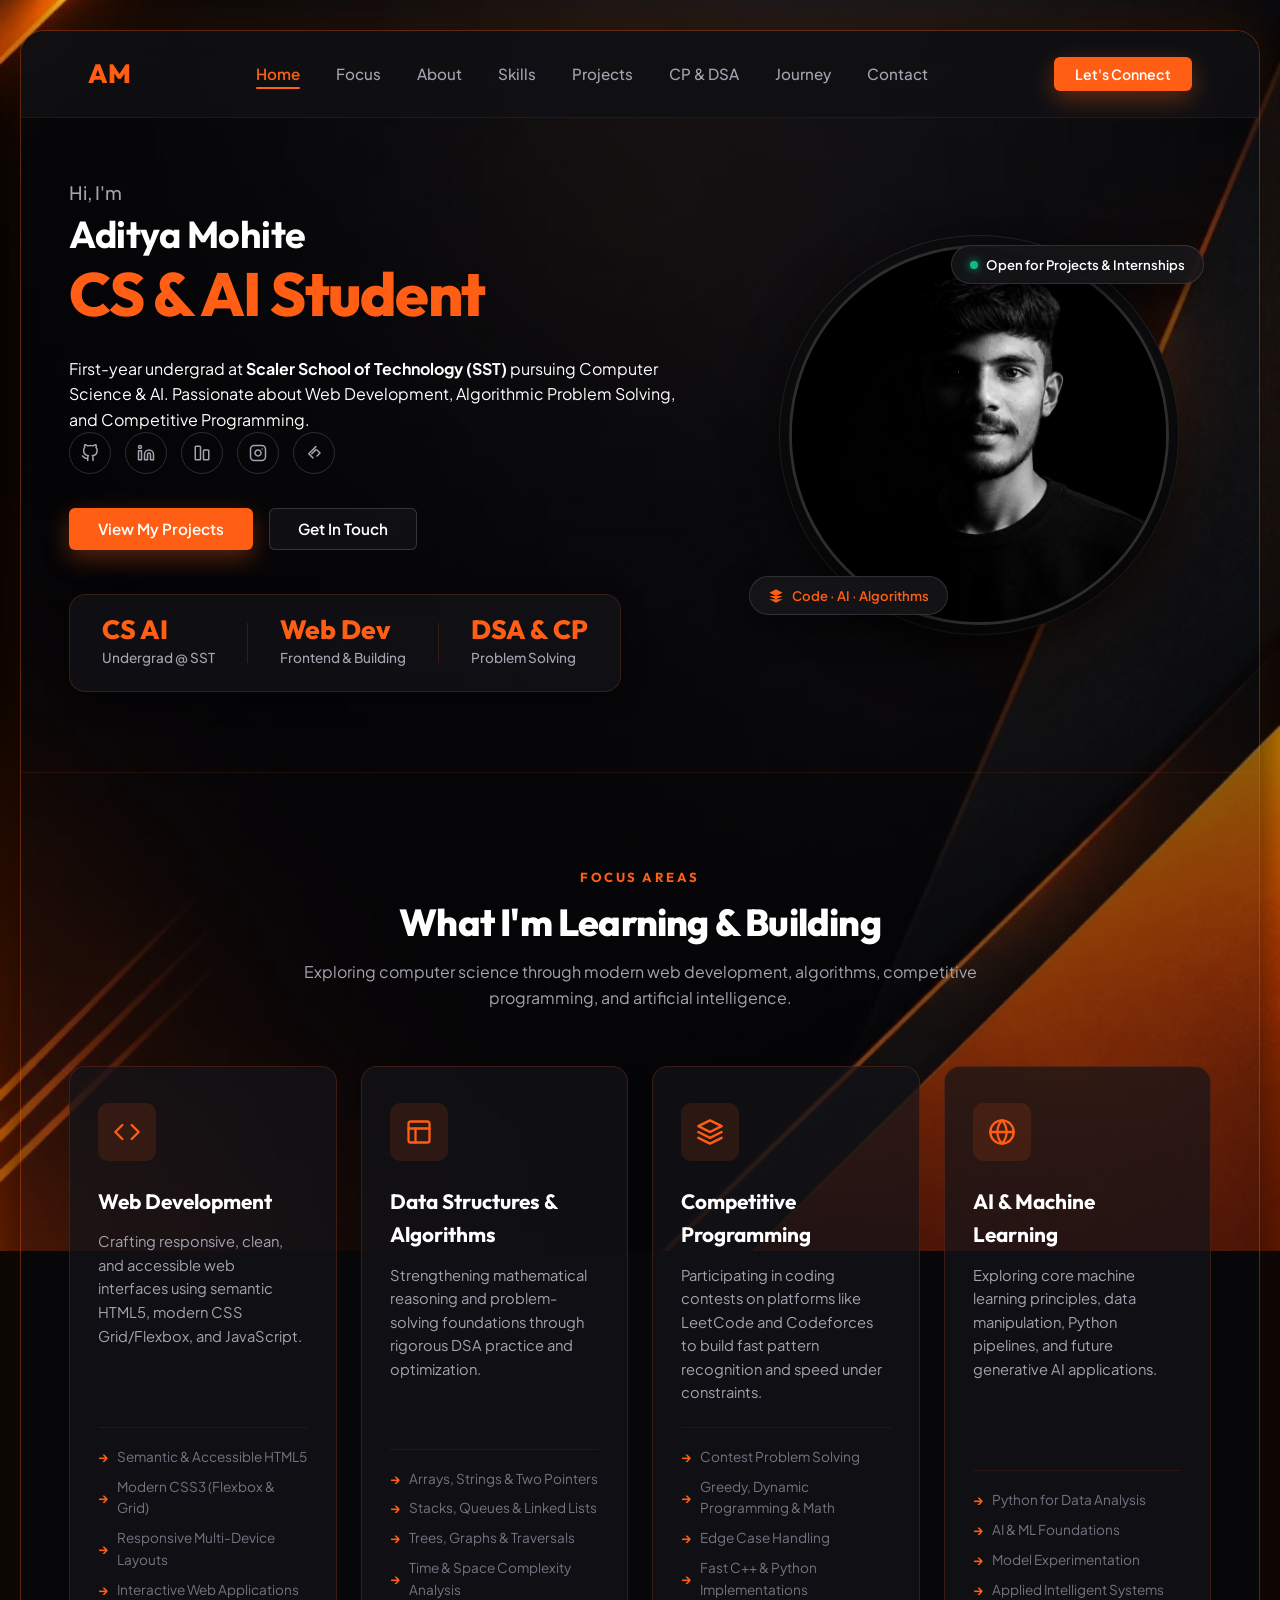
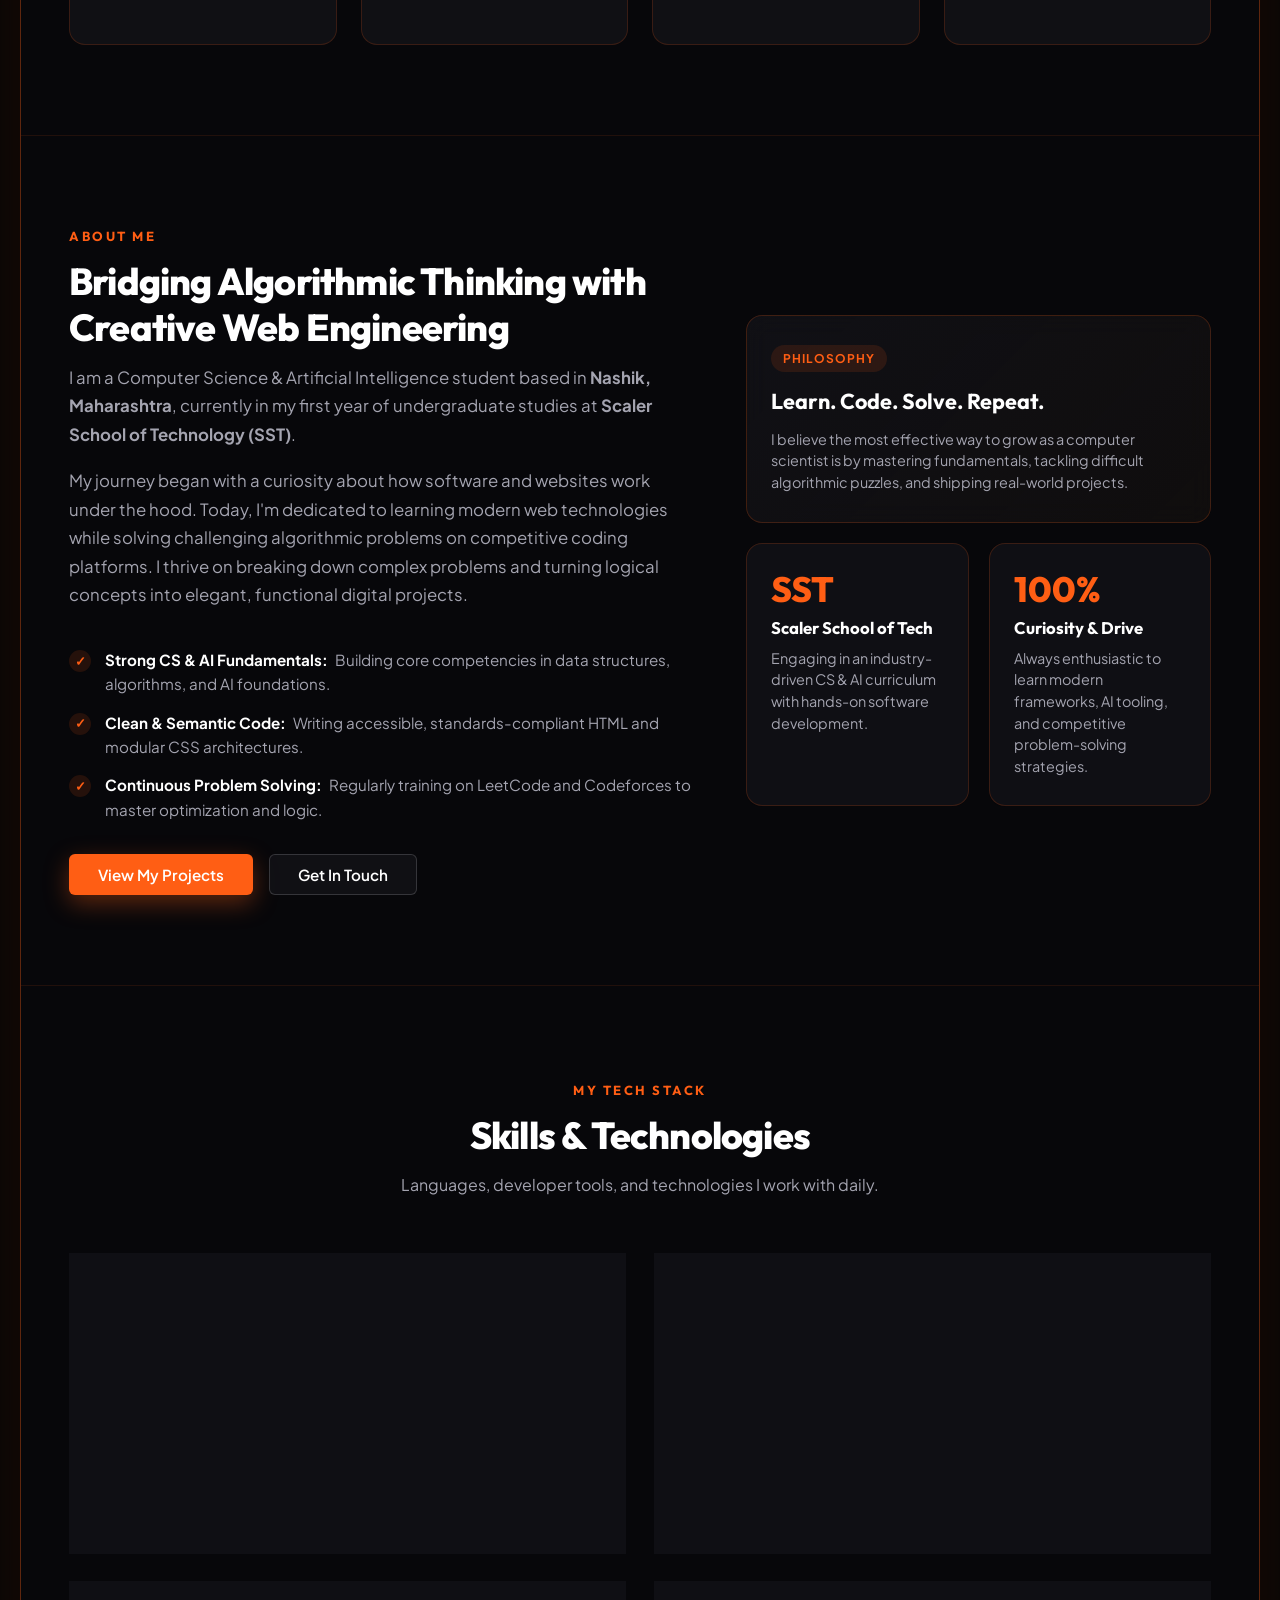
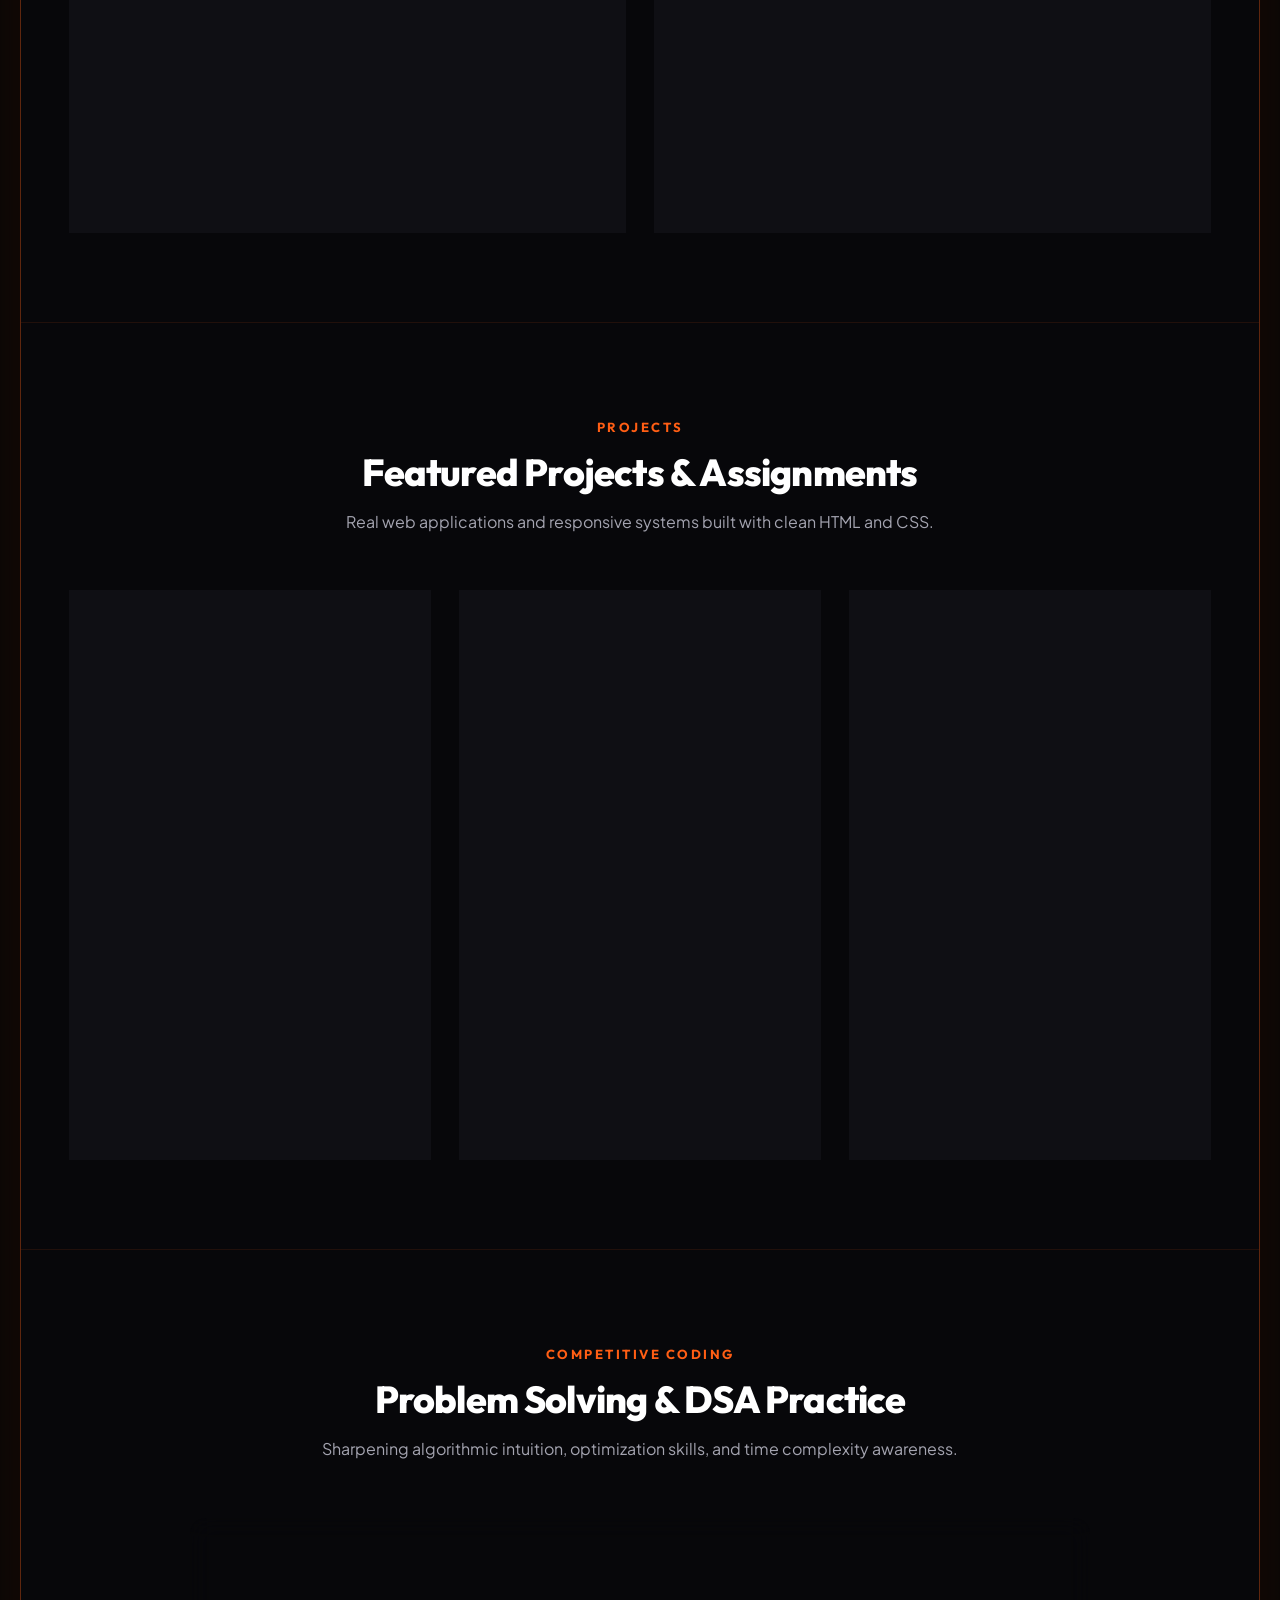
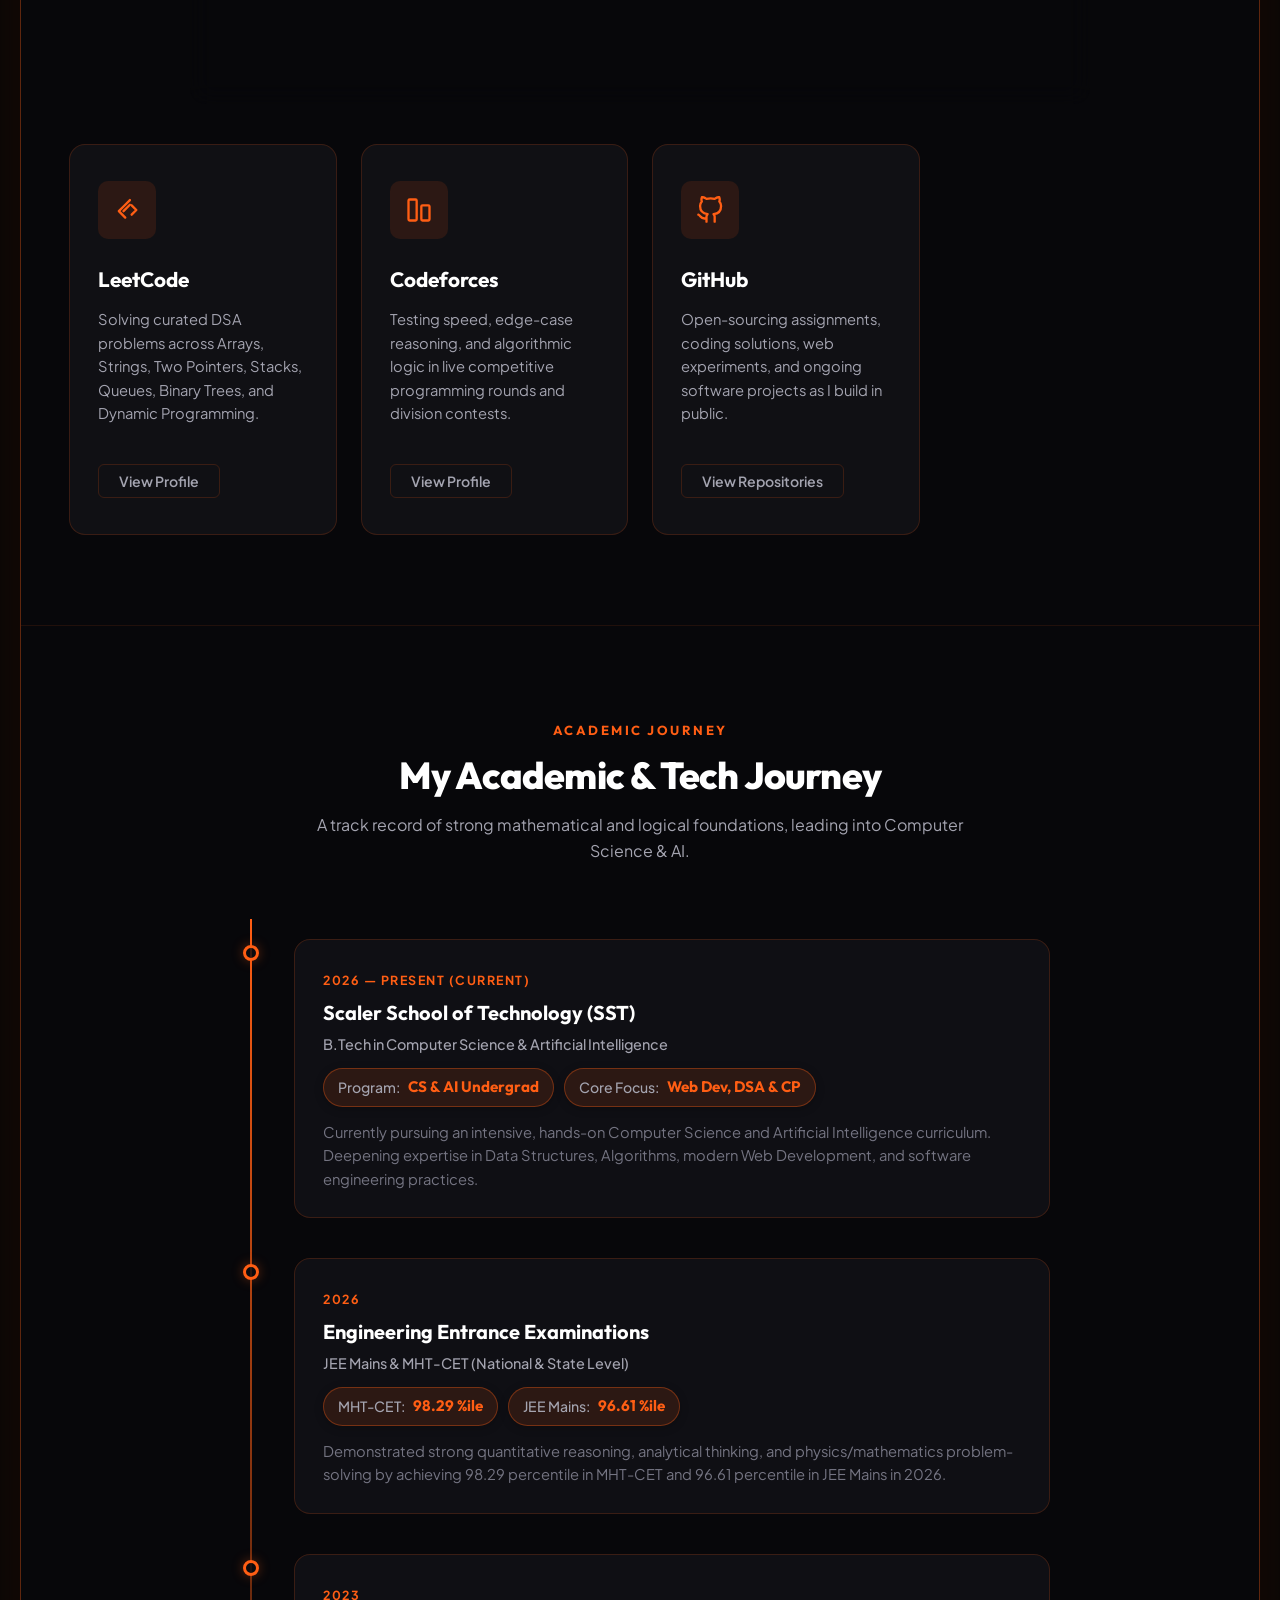
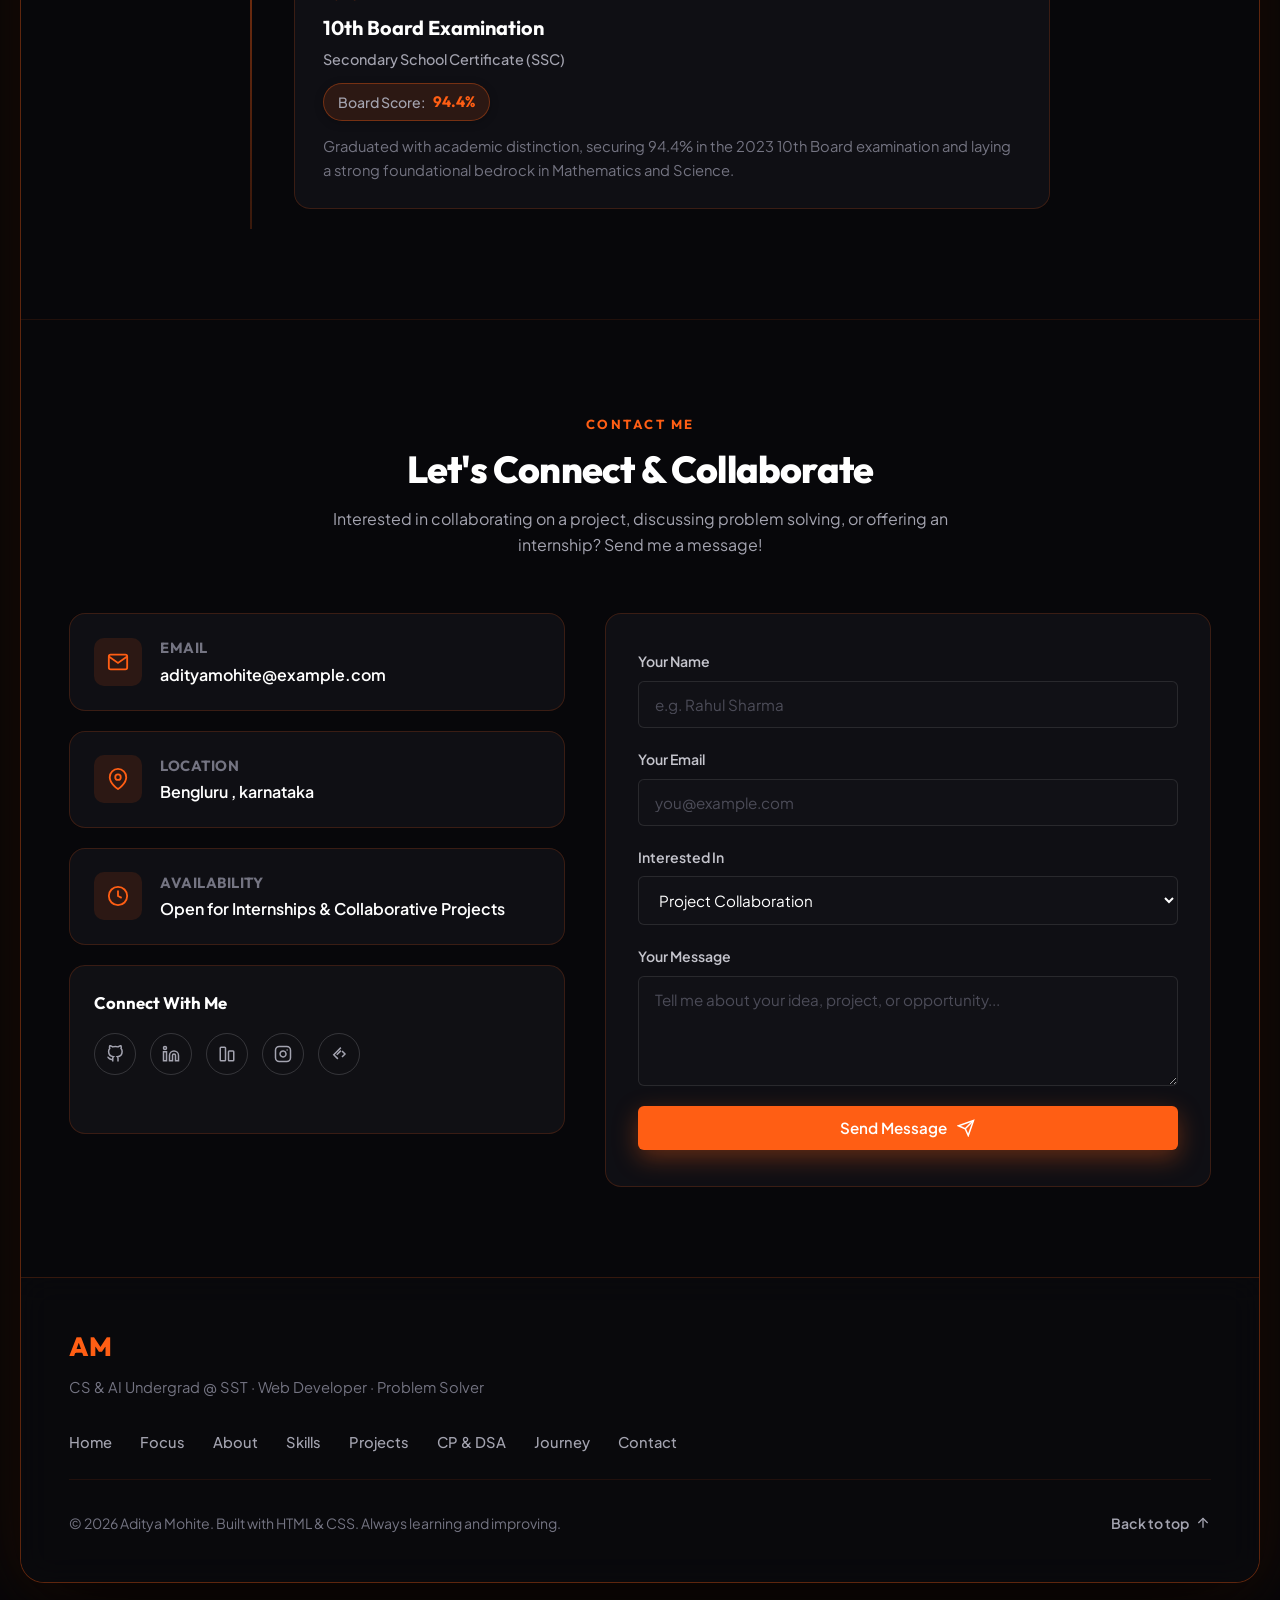
<file: index.html>
<!DOCTYPE html>
<html lang="en">
<head>
    <meta charset="UTF-8">
    <meta name="viewport" content="width=device-width, initial-scale=1.0">
    <meta name="description" content="Portfolio of Aditya Mohite - Computer Science & AI student at Scaler School of Technology, exploring Web Development, DSA, and Competitive Programming.">
    <meta name="author" content="Aditya Mohite">
    <title>Aditya Mohite | CS &amp; AI Student &amp; Developer</title>

    <link rel="preconnect" href="https://fonts.googleapis.com">
    <link rel="preconnect" href="https://fonts.gstatic.com" crossorigin>
    <link href="https://fonts.googleapis.com/css2?family=Outfit:wght@400;500;600;700;800;900&family=Plus+Jakarta+Sans:wght@300;400;500;600;700&display=swap" rel="stylesheet">

    <link rel="stylesheet" href="style.css?v=2">
</head>
<body>

    <div class="ambient-bg" aria-hidden="true">
        <div class="geo-facet facet-"></div>
        <div class="geo-facet facet-2"></div>
        <div class="geo-facet facet-3"></div>
        <div class="ambient-glow"></div>
    </div>

    <div class="site-wrapper">

        <header class="site-header">
            <div class="nav-container">
                <a href="#home" class="logo" aria-label="Home">
                    <span class="logo-text">AM</span>
                </a>

                <input type="checkbox" id="nav-toggle" class="nav-toggle" aria-label="Toggle navigation menu">
                <label for="nav-toggle" class="nav-toggle-label" aria-hidden="true">
                    <span></span>
                    
                    <span></span>
                    
                    <span></span>
                </label>

                <nav class="nav-menu" aria-label="Main Navigation">
                    
                    <ul class="nav-list">
                        <li><a href="#home" class="nav-link active">Home</a></li>
                        <li><a href="#services" class="nav-link">Focus</a></li>
                        <li><a href="#about" class="nav-link">About</a></li>
                        <li><a href="#skills" class="nav-link">Skills</a></li>
                        <li><a href="#portfolio" class="nav-link">Projects</a></li>
                        <li><a href="#problem-solving" class="nav-link">CP &amp; DSA</a></li>
                        <li><a href="#education" class="nav-link">Journey</a></li>
                        <li><a href="#contact" class="nav-link">Contact</a></li>
                    </ul>
                    
                </nav>

                <div class="nav-cta">
                    <a href="#contact" class="btn btn-primary btn-sm">Let's Connect</a>
                </div>
            </div>
        </header>

        <main>

            <!-- HERO SECTION -->
            <section id="home" class="hero-section">
                <div class="hero-grid">

                    <div class="hero-info">
                        <span class="hero-subtext">Hi, I'm</span>
                        <h1 class="hero-name">Aditya Mohite</h1>
                        <h2 class="hero-title">CS &amp; AI Student </h2>
                        <p class="hero-description">
                            First-year undergrad at <strong>Scaler School of Technology (SST)</strong> pursuing Computer Science &amp; AI. Passionate about Web Development, Algorithmic Problem Solving, and Competitive Programming.
                        </p>

                        <div class="social-links" aria-label="Social Media Profiles">
                            <a href="https://github.com/adimohite7743-rgb/adimohite7732-rgb" target="_blank" rel="noopener noreferrer" class="social-icon" aria-label="GitHub">
                                <svg viewBox="0 0 24 24" width="18" height="18" fill="none" stroke="currentColor" stroke-width="2" stroke-linecap="round" stroke-linejoin="round">
                                    <path d="M9 19c-5 1.5-5-2.5-7-3m14 6v-3.87a3.37 3.37 0 0 0-.94-2.61c3.14-.35 6.44-1.54 6.44-7A5.44 5.44 0 0 0 20 4.77 5.07 5.07 0 0 0 19.91 1S18.73.65 16 2.48a13.38 13.38 0 0 0-7 0C6.27.65 5.09 1 5.09 1A5.07 5.07 0 0 0 5 4.77a5.44 5.44 0 0 0-1.5 3.78c0 5.42 3.3 6.61 6.44 7A3.37 3.37 0 0 0 9 18.13V22"></path>
                                </svg>
                            </a>
                            <a href="https://www.linkedin.com/in/aditya-mohite-048a75405" target="_blank" rel="noopener noreferrer" class="social-icon" aria-label="LinkedIn">
                                <svg viewBox="0 0 24 24" width="18" height="18" fill="none" stroke="currentColor" stroke-width="2" stroke-linecap="round" stroke-linejoin="round">
                                    <path d="M16 8a6 6 0 0 1 6 6v7h-4v-7a2 2 0 0 0-2-2 2 2 0 0 0-2 2v7h-4v-7a6 6 0 0 1 6-6z"></path>
                                    <rect x="2" y="9" width="4" height="12"></rect>
                                    <circle cx="4" cy="4" r="2"></circle>
                                </svg>
                            </a>
                            <a href="https://codeforces.com/profile/aditya_mohite_1" target="_blank" rel="noopener noreferrer" class="social-icon" aria-label="Codeforces">
                                <svg viewBox="0 0 24 24" width="18" height="18" fill="none" stroke="currentColor" stroke-width="2" stroke-linecap="round" stroke-linejoin="round">
                                    <rect x="3" y="3" width="7" height="18" rx="1"></rect>
                                    <rect x="14" y="8" width="7" height="13" rx="1"></rect>
                                </svg>
                            </a>
                            <a href="https://www.instagram.com/itzz_unique_adiii/" target="_blank" rel="noopener noreferrer" class="social-icon" aria-label="Instagram">
                                <svg viewBox="0 0 24 24" width="18" height="18" fill="none" stroke="currentColor" stroke-width="2" stroke-linecap="round" stroke-linejoin="round">
                                    <rect x="2" y="2" width="20" height="20" rx="5" ry="5"></rect>
                                    <path d="M16 11.37A4 4 0 1 1 12.63 8 4 4 0 0 1 16 11.37z"></path>
                                    <line x1="17.5" y1="6.5" x2="17.51" y2="6.5"></line>
                                </svg>
                            </a>
                            <a href="https://leetcode.com" target="_blank" rel="noopener noreferrer" class="social-icon" aria-label="LeetCode">
                                <svg viewBox="0 0 24 24" width="18" height="18" fill="none" stroke="currentColor" stroke-width="2" stroke-linecap="round" stroke-linejoin="round">
                                    <path d="M14.5 3.5L9 9l-4 4 5.5 5.5"></path>
                                    <path d="M9 13l5.5-5.5"></path>
                                    <path d="M16 16l4-4-4-4"></path>
                                </svg>
                            </a>
                        </div>

                        <div class="hero-actions">
                            <a href="#portfolio" class="btn btn-primary">View My Projects</a>
                            <a href="#contact" class="btn btn-secondary">Get In Touch</a>
                        </div>

                        <div class="stats-card">
                            <div class="stat-item">
                                <span class="stat-number">CS AI</span>
                                <span class="stat-label">Undergrad @ SST</span>
                            </div>
                            <div class="stat-divider"></div>
                            <div class="stat-item">
                                <span class="stat-number">Web Dev</span>
                                <span class="stat-label">Frontend &amp; Building</span>
                            </div>
                            <div class="stat-divider"></div>
                            <div class="stat-item">
                                <span class="stat-number">DSA &amp; CP</span>
                                <span class="stat-label">Problem Solving</span>
                            </div>
                        </div>

                    </div>

                    <div class="hero-visual">
                        <div class="portrait-container">
                            <div class="circle-backdrop"></div>
                            <div class="portrait-glow"></div>
                            <div class="portrait-frame">
                                <img src="images/profile.png" alt="Aditya Mohite" class="portrait-img">
                            </div>

                            <div class="floating-badge badge-top">
                                <span class="badge-dot"></span>
                                <span>Open for Projects &amp; Internships</span>
                            </div>
                            <div class="floating-badge badge-bottom">
                                <svg viewBox="0 0 24 24" width="16" height="16" fill="currentColor">
                                    <path d="M12 2L2 7l10 5 10-5-10-5zM2 17l10 5 10-5M2 12l10 5 10-5"></path>
                                </svg>
                                <span>Code &middot; AI &middot; Algorithms</span>
                            </div>
                        </div>
                    </div>

                </div>
            </section>

            <!-- FOCUS AREAS -->
            <section id="services" class="section services-section">
                <div class="section-header">
                    <span class="section-tag">FOCUS AREAS</span>
                    <h2 class="section-title">What I'm Learning &amp; Building</h2>
                    <p class="section-subtitle">Exploring computer science through modern web development, algorithms, competitive programming, and artificial intelligence.</p>
                </div>

                <div class="services-grid">

                    <article class="service-card">
                        <div class="service-icon-box">
                            <svg viewBox="0 0 24 24" width="28" height="28" fill="none" stroke="currentColor" stroke-width="2" stroke-linecap="round" stroke-linejoin="round">
                                <polyline points="16 18 22 12 16 6"></polyline>
                                <polyline points="8 6 2 12 8 18"></polyline>
                            </svg>
                        </div>
                        <h3 class="service-name">Web Development</h3>
                        <p class="service-desc">Crafting responsive, clean, and accessible web interfaces using semantic HTML5, modern CSS Grid/Flexbox, and JavaScript.</p>
                        <ul class="service-features">
                            <li>Semantic &amp; Accessible HTML5</li>
                            <li>Modern CSS3 (Flexbox &amp; Grid)</li>
                            <li>Responsive Multi-Device Layouts</li>
                            <li>Interactive Web Applications</li>
                        </ul>
                    </article>

                    <article class="service-card">
                        <div class="service-icon-box">
                            <svg viewBox="0 0 24 24" width="28" height="28" fill="none" stroke="currentColor" stroke-width="2" stroke-linecap="round" stroke-linejoin="round">
                                <rect x="3" y="3" width="18" height="18" rx="2" ry="2"></rect>
                                <line x1="3" y1="9" x2="21" y2="9"></line>
                                <line x1="9" y1="21" x2="9" y2="9"></line>
                            </svg>
                        </div>
                        <h3 class="service-name">Data Structures &amp; Algorithms</h3>
                        <p class="service-desc">Strengthening mathematical reasoning and problem-solving foundations through rigorous DSA practice and optimization.</p>
                        <ul class="service-features">
                            <li>Arrays, Strings &amp; Two Pointers</li>
                            <li>Stacks, Queues &amp; Linked Lists</li>
                            <li>Trees, Graphs &amp; Traversals</li>
                            <li>Time &amp; Space Complexity Analysis</li>
                        </ul>
                    </article>

                    <article class="service-card">
                        <div class="service-icon-box">
                            <svg viewBox="0 0 24 24" width="28" height="28" fill="none" stroke="currentColor" stroke-width="2" stroke-linecap="round" stroke-linejoin="round">
                                <polygon points="12 2 2 7 12 12 22 7 12 2"></polygon>
                                <polyline points="2 17 12 22 22 17"></polyline>
                                <polyline points="2 12 12 17 22 12"></polyline>
                            </svg>
                        </div>
                        <h3 class="service-name">Competitive Programming</h3>
                        <p class="service-desc">Participating in coding contests on platforms like LeetCode and Codeforces to build fast pattern recognition and speed under constraints.</p>
                        <ul class="service-features">
                            <li>Contest Problem Solving</li>
                            <li>Greedy, Dynamic Programming &amp; Math</li>
                            <li>Edge Case Handling</li>
                            <li>Fast C++ &amp; Python Implementations</li>
                        </ul>
                    </article>

                    <article class="service-card">
                        <div class="service-icon-box">
                            <svg viewBox="0 0 24 24" width="28" height="28" fill="none" stroke="currentColor" stroke-width="2" stroke-linecap="round" stroke-linejoin="round">
                                <circle cx="12" cy="12" r="10"></circle>
                                <line x1="2" y1="12" x2="22" y2="12"></line>
                                <path d="M12 2a15.3 15.3 0 0 1 4 10 15.3 15.3 0 0 1-4 10 15.3 15.3 0 0 1-4-10 15.3 15.3 0 0 1 4-10z"></path>
                            </svg>
                        </div>
                        <h3 class="service-name">AI &amp; Machine Learning</h3>
                        <p class="service-desc">Exploring core machine learning principles, data manipulation, Python pipelines, and future generative AI applications.</p>
                        <ul class="service-features">
                            <li>Python for Data Analysis</li>
                            <li>AI &amp; ML Foundations</li>
                            <li>Model Experimentation</li>
                            <li>Applied Intelligent Systems</li>
                        </ul>
                    </article>
                </div>
            </section>

            <!-- ABOUT ME SECTION -->
            <section id="about" class="section about-section">
                <div class="about-grid">

                    <div class="about-narrative">
                        <span class="section-tag">ABOUT ME</span>
                        <h2 class="section-title">Bridging Algorithmic Thinking with Creative Web Engineering</h2>
                        <p class="about-paragraph">
                            I am a Computer Science &amp; Artificial Intelligence student based in <strong>Nashik, Maharashtra</strong>, currently in my first year of undergraduate studies at <strong>Scaler School of Technology (SST)</strong>.
                        </p>
                        <p class="about-paragraph">
                            My journey began with a curiosity about how software and websites work under the hood. Today, I'm dedicated to learning modern web technologies while solving challenging algorithmic problems on competitive coding platforms. I thrive on breaking down complex problems and turning logical concepts into elegant, functional digital projects.
                        </p>
                        <div class="about-highlights">
                            <div class="highlight-item">
                                <span class="highlight-bullet">&#10003;</span>
                                <div>
                                    <strong>Strong CS &amp; AI Fundamentals:</strong>
                                    <span>Building core competencies in data structures, algorithms, and AI foundations.</span>
                                </div>
                            </div>
                            <div class="highlight-item">
                                <span class="highlight-bullet">&#10003;</span>
                                <div>
                                    <strong>Clean &amp; Semantic Code:</strong>
                                    <span>Writing accessible, standards-compliant HTML and modular CSS architectures.</span>
                                </div>
                            </div>
                            <div class="highlight-item">
                                <span class="highlight-bullet">&#10003;</span>
                                <div>
                                    <strong>Continuous Problem Solving:</strong>
                                    <span>Regularly training on LeetCode and Codeforces to master optimization and logic.</span>
                                </div>
                            </div>
                        </div>
                        <div class="about-cta">
                            <a href="#portfolio" class="btn btn-primary">View My Projects</a>
                            <a href="#contact" class="btn btn-secondary">Get In Touch</a>
                        </div>
                    </div>

                    <div class="about-bento">
                        <div class="bento-card bento-card-main">
                            <div class="bento-badge">Philosophy</div>
                            <h3>Learn. Code. Solve. Repeat.</h3>
                            <p>I believe the most effective way to grow as a computer scientist is by mastering fundamentals, tackling difficult algorithmic puzzles, and shipping real-world projects.</p>
                        </div>
                        <div class="bento-card">
                            <div class="bento-number">SST</div>
                            <h4>Scaler School of Tech</h4>
                            <p>Engaging in an industry-driven CS &amp; AI curriculum with hands-on software development.</p>
                        </div>
                        <div class="bento-card">
                            <div class="bento-number">100%</div>
                            <h4>Curiosity &amp; Drive</h4>
                            <p>Always enthusiastic to learn modern frameworks, AI tooling, and competitive problem-solving strategies.</p>
                        </div>
                    </div>

                </div>
            </section>

            <!-- SKILLS SECTION -->
            <section id="skills" class="section skills-section">
                <div class="section-header">
                    <span class="section-tag">MY TECH STACK</span>
                    <h2 class="section-title">Skills &amp; Technologies</h2>
                    <p class="section-subtitle">Languages, developer tools, and technologies I work with daily.</p>
                </div>

                <div class="skills-grid">

                    <div class="skill-group-card">
                        <div class="skill-group-header">
                            <div class="skill-icon">
                                <svg viewBox="0 0 24 24" width="22" height="22" fill="none" stroke="currentColor" stroke-width="2" stroke-linecap="round" stroke-linejoin="round">
                                    <rect x="2" y="3" width="20" height="14" rx="2" ry="2"></rect>
                                    <line x1="8" y1="21" x2="16" y2="21"></line>
                                    <line x1="12" y1="17" x2="12" y2="21"></line>
                                </svg>
                            </div>
                            <div>
                                <h3>Programming Languages</h3>
                                <p>Core Problem Solving Tools</p>
                            </div>
                        </div>
                        <div class="skill-tags">
                            <span class="skill-pill active-pill">C++ (STL &amp; CP)</span>
                            <span class="skill-pill active-pill">Python</span>
                            <span class="skill-pill active-pill">JavaScript (ES6+)</span>
                            <span class="skill-pill">Java Basics</span>
                        </div>
                    </div>

                    <div class="skill-group-card">
                        <div class="skill-group-header">
                            <div class="skill-icon">
                                <svg viewBox="0 0 24 24" width="22" height="22" fill="none" stroke="currentColor" stroke-width="2" stroke-linecap="round" stroke-linejoin="round">
                                    <circle cx="12" cy="12" r="10"></circle>
                                    <line x1="2" y1="12" x2="22" y2="12"></line>
                                    <path d="M12 2a15.3 15.3 0 0 1 4 10 15.3 15.3 0 0 1-4 10 15.3 15.3 0 0 1-4-10 15.3 15.3 0 0 1 4-10z"></path>
                                </svg>
                            </div>
                            <div>
                                <h3>Web Development</h3>
                                <p>Frontend &amp; Responsive UI</p>
                            </div>
                        </div>
                        <div class="skill-tags">
                            <span class="skill-pill active-pill">HTML5 Semantic Elements</span>
                            <span class="skill-pill active-pill">CSS3 Architecture</span>
                            <span class="skill-pill active-pill">Flexbox Layout</span>
                            <span class="skill-pill active-pill">CSS Grid</span>
                            <span class="skill-pill active-pill">Responsive Media Queries</span>
                            <span class="skill-pill">Forms &amp; Tables</span>
                            <span class="skill-pill">CSS Transforms &amp; Transitions</span>
                        </div>
                    </div>

                    <div class="skill-group-card">
                        <div class="skill-group-header">
                            <div class="skill-icon">
                                <svg viewBox="0 0 24 24" width="22" height="22" fill="none" stroke="currentColor" stroke-width="2" stroke-linecap="round" stroke-linejoin="round">
                                    <rect x="4" y="4" width="16" height="16" rx="2" ry="2"></rect>
                                    <rect x="9" y="9" width="6" height="6"></rect>
                                    <line x1="9" y1="1" x2="9" y2="4"></line>
                                    <line x1="15" y1="1" x2="15" y2="4"></line>
                                    <line x1="9" y1="20" x2="9" y2="23"></line>
                                    <line x1="15" y1="20" x2="15" y2="23"></line>
                                    <line x1="20" y1="9" x2="23" y2="9"></line>
                                    <line x1="20" y1="14" x2="23" y2="14"></line>
                                    <line x1="1" y1="9" x2="4" y2="9"></line>
                                    <line x1="1" y1="14" x2="4" y2="14"></line>
                                </svg>
                            </div>
                            <div>
                                <h3>Computer Science &amp; DSA</h3>
                                <p>Algorithms &amp; AI Fundamentals</p>
                            </div>
                        </div>
                        <div class="skill-tags">
                            <span class="skill-pill active-pill">Data Structures</span>
                            <span class="skill-pill active-pill">Searching &amp; Sorting</span>
                            <span class="skill-pill active-pill">Complexity Analysis</span>
                            <span class="skill-pill active-pill">Algorithmic Logic</span>
                            <span class="skill-pill">AI Concepts</span>
                            <span class="skill-pill">Object-Oriented Design</span>
                        </div>
                    </div>

                    <div class="skill-group-card">
                        <div class="skill-group-header">
                            <div class="skill-icon">
                                <svg viewBox="0 0 24 24" width="22" height="22" fill="none" stroke="currentColor" stroke-width="2" stroke-linecap="round" stroke-linejoin="round">
                                    <path d="M14.7 6.3a1 1 0 0 0 0 1.4l1.6 1.6a1 1 0 0 0 1.4 0l3.77-3.77a6 6 0 0 1-7.94 7.94l-6.91 6.91a2.12 2.12 0 0 1-3-3l6.91-6.91a6 6 0 0 1 7.94-7.94l-3.76 3.76z"></path>
                                </svg>
                            </div>
                            <div>
                                <h3>Developer Workflow</h3>
                                <p>Tools &amp; Environment</p>
                            </div>
                        </div>
                        <div class="skill-tags">
                            <span class="skill-pill active-pill">Git Version Control</span>
                            <span class="skill-pill active-pill">GitHub</span>
                            <span class="skill-pill active-pill">VS Code</span>
                            <span class="skill-pill">Chrome DevTools</span>
                            <span class="skill-pill">Competitive Companion</span>
                            <span class="skill-pill">Linux / Terminal</span>
                        </div>
                    </div>

                </div>
            </section>

            <!-- PROJECTS / PORTFOLIO -->
            <section id="portfolio" class="section portfolio-section">
                <div class="section-header">
                    <span class="section-tag">PROJECTS</span>
                    <h2 class="section-title">Featured Projects &amp; Assignments</h2>
                    <p class="section-subtitle">Real web applications and responsive systems built with clean HTML and CSS.</p>
                </div>

                <div class="projects-grid">

                    <article class="project-card">
                        <div class="project-img-wrapper">
                            <img src="images/flexbox-quest.png" alt="Flexbox Quest - CSS Interactive Game" class="project-img">
                            <div class="project-overlay">
                                <a href="projects/Assignment2.html" target="_blank" class="overlay-btn" aria-label="Open Flexbox Quest live demo">
                                    <svg viewBox="0 0 24 24" width="20" height="20" fill="none" stroke="currentColor" stroke-width="2"><path d="M18 13v6a2 2 0 0 1-2 2H5a2 2 0 0 1-2-2V8a2 2 0 0 1 2-2h6"></path><polyline points="15 3 21 3 21 9"></polyline><line x1="10" y1="14" x2="21" y2="3"></line></svg>
                                </a>
                            </div>
                        </div>
                        <div class="project-content">
                            <div class="project-tags">
                                <span class="badge">CSS Flexbox</span>
                                <span class="badge">Interactive Game UI</span>
                                <span class="badge">Responsive</span>
                            </div>
                            <h3 class="project-title">Flexbox Quest &mdash; CSS Interactive Game</h3>
                            <p class="project-desc">A gamified web experience engineered with Flexbox layout rules. Features adventure game zones, dynamic controls, item inventories, quest objectives, and responsive stacking.</p>
                            <div class="project-actions">
                                <a href="projects/Assignment2.html" target="_blank" class="btn btn-primary btn-sm">Live Demo</a>
                                <a href="projects/Assignment2.html" target="_blank" class="btn btn-outline btn-sm">View Assignment</a>
                            </div>
                        </div>
                    </article>

                    <article class="project-card">
                        <div class="project-img-wrapper">
                            <img src="images/shopeasy.png" alt="ShopEasy E-Commerce Storefront" class="project-img">
                            <div class="project-overlay">
                                <a href="projects/shoppingweb.html" target="_blank" class="overlay-btn" aria-label="Open ShopEasy live demo">
                                    <svg viewBox="0 0 24 24" width="20" height="20" fill="none" stroke="currentColor" stroke-width="2"><path d="M18 13v6a2 2 0 0 1-2 2H5a2 2 0 0 1-2-2V8a2 2 0 0 1 2-2h6"></path><polyline points="15 3 21 3 21 9"></polyline><line x1="10" y1="14" x2="21" y2="3"></line></svg>
                                </a>
                            </div>
                        </div>
                        <div class="project-content">
                            <div class="project-tags">
                                <span class="badge">HTML5</span>
                                <span class="badge">CSS Grid &amp; Flexbox</span>
                                <span class="badge">E-Commerce UI</span>
                            </div>
                            <h3 class="project-title">ShopEasy &mdash; E-Commerce Storefront</h3>
                            <p class="project-desc">A complete modern shopping portal layout featuring an interactive search bar, multi-category navigation, deal-of-the-day product showcases, and upcoming electronics discount cards.</p>
                            <div class="project-actions">
                                <a href="projects/shoppingweb.html" target="_blank" class="btn btn-primary btn-sm">Live Demo</a>
                                <a href="projects/shoppingweb.html" target="_blank" class="btn btn-outline btn-sm">View Assignment</a>
                            </div>
                        </div>
                    </article>

                    <article class="project-card">
                        <div class="project-img-wrapper">
                            <img src="images/student-portal.png" alt="Student Portal and Registration Screenshot" class="project-img">
                            <div class="project-overlay">
                                <a href="projects/assignment1.html" target="_blank" class="overlay-btn" aria-label="Open Student Portal live demo">
                                    <svg viewBox="0 0 24 24" width="20" height="20" fill="none" stroke="currentColor" stroke-width="2"><path d="M18 13v6a2 2 0 0 1-2 2H5a2 2 0 0 1-2-2V8a2 2 0 0 1 2-2h6"></path><polyline points="15 3 21 3 21 9"></polyline><line x1="10" y1="14" x2="21" y2="3"></line></svg>
                                </a>
                            </div>
                        </div>
                        <div class="project-content">
                            <div class="project-tags">
                                <span class="badge">Semantic HTML</span>
                                <span class="badge">Forms &amp; Validation</span>
                                <span class="badge">Schedule Matrix</span>
                            </div>
                            <h3 class="project-title">Student Portal &amp; Course Registration</h3>
                            <p class="project-desc">An academic portal constructed with semantic HTML tables for weekly class schedules and student profiles, paired with a multi-input course registration form.</p>
                            <div class="project-actions">
                                <a href="projects/assignment1.html" target="_blank" class="btn btn-primary btn-sm">Live Demo</a>
                                <a href="projects/assignment1.html" target="_blank" class="btn btn-outline btn-sm">View Assignment</a>
                            </div>
                        </div>
                    </article>

                </div>
            </section>

            <!-- PROBLEM SOLVING & COMPETITIVE CODING -->
            <section id="problem-solving" class="section skills-section">
                <div class="section-header">
                    <span class="section-tag">COMPETITIVE CODING</span>
                    <h2 class="section-title">Problem Solving &amp; DSA Practice</h2>
                    <p class="section-subtitle">Sharpening algorithmic intuition, optimization skills, and time complexity awareness.</p>
                </div>

                <div class="about-bento" style="max-width: 900px; margin: 0 auto;">
                    <div class="bento-card bento-card-main" style="grid-column: 1 / -1;">
                        <div class="bento-badge">DSA &amp; CP</div>
                        <h3>Practice. Analyze. Optimize.</h3>
                        <p>I actively practice Data Structures &amp; Algorithms and participate in programming contests to improve my ability to design efficient, elegant solutions under tight time and memory limits.</p>
                    </div>
                </div>

                <div class="services-grid" style="margin-top: 2.5rem;">

                    <article class="service-card">
                        <div class="service-icon-box">
                            <svg viewBox="0 0 24 24" width="28" height="28" fill="none" stroke="currentColor" stroke-width="2" stroke-linecap="round" stroke-linejoin="round">
                                <path d="M14.5 3.5L9 9l-4 4 5.5 5.5"></path>
                                <path d="M9 13l5.5-5.5"></path>
                                <path d="M16 16l4-4-4-4"></path>
                            </svg>
                        </div>
                        <h3 class="service-name">LeetCode</h3>
                        <p class="service-desc">Solving curated DSA problems across Arrays, Strings, Two Pointers, Stacks, Queues, Binary Trees, and Dynamic Programming.</p>
                        <div class="project-actions" style="margin-top: 1rem;">
                            <a href="https://leetcode.com" target="_blank" rel="noopener noreferrer" class="btn btn-outline btn-sm">View Profile</a>
                        </div>
                    </article>

                    <article class="service-card">
                        <div class="service-icon-box">
                            <svg viewBox="0 0 24 24" width="28" height="28" fill="none" stroke="currentColor" stroke-width="2" stroke-linecap="round" stroke-linejoin="round">
                                <rect x="3" y="3" width="7" height="18" rx="1"></rect>
                                <rect x="14" y="8" width="7" height="13" rx="1"></rect>
                            </svg>
                        </div>
                        <h3 class="service-name">Codeforces</h3>
                        <p class="service-desc">Testing speed, edge-case reasoning, and algorithmic logic in live competitive programming rounds and division contests.</p>
                        <div class="project-actions" style="margin-top: 1rem;">
                            <a href="https://codeforces.com/profile/aditya_mohite_1" target="_blank" rel="noopener noreferrer" class="btn btn-outline btn-sm">View Profile</a>
                        </div>
                    </article>

                    <article class="service-card">
                        <div class="service-icon-box">
                            <svg viewBox="0 0 24 24" width="28" height="28" fill="none" stroke="currentColor" stroke-width="2" stroke-linecap="round" stroke-linejoin="round">
                                <path d="M9 19c-5 1.5-5-2.5-7-3m14 6v-3.87a3.37 3.37 0 0 0-.94-2.61c3.14-.35 6.44-1.54 6.44-7A5.44 5.44 0 0 0 20 4.77 5.07 5.07 0 0 0 19.91 1S18.73.65 16 2.48a13.38 13.38 0 0 0-7 0C6.27.65 5.09 1 5.09 1A5.07 5.07 0 0 0 5 4.77a5.44 5.44 0 0 0-1.5 3.78c0 5.42 3.3 6.61 6.44 7A3.37 3.37 0 0 0 9 18.13V22"></path>
                            </svg>
                        </div>
                        <h3 class="service-name">GitHub</h3>
                        <p class="service-desc">Open-sourcing assignments, coding solutions, web experiments, and ongoing software projects as I build in public.</p>
                        <div class="project-actions" style="margin-top: 1rem;">
                            <a href="https://github.com/adimohite7743-rgb/adimohite7732-rgb" target="_blank" rel="noopener noreferrer" class="btn btn-outline btn-sm">View Repositories</a>
                        </div>
                    </article>
                </div>
            </section>

            <!-- EDUCATION & JOURNEY -->
            <section id="education" class="section timeline-section">
                <div class="section-header">
                    <span class="section-tag">ACADEMIC JOURNEY</span>
                    <h2 class="section-title">My Academic &amp; Tech Journey</h2>
                    <p class="section-subtitle">A track record of strong mathematical and logical foundations, leading into Computer Science &amp; AI.</p>
                </div>

                <div class="timeline-container">
                    <div class="timeline-line"></div>

                    <!-- Milestone 1: Scaler School of Technology (2026 - Present) -->
                    <div class="timeline-item">
                        <div class="timeline-marker"></div>
                        <div class="timeline-content">
                            <div class="timeline-period">2026 &mdash; PRESENT (CURRENT)</div>
                            <h3 class="timeline-title">Scaler School of Technology (SST)</h3>
                            <div class="timeline-organization">B.Tech in Computer Science &amp; Artificial Intelligence</div>
                            <div class="academic-scores">
                                <div class="score-badge">
                                    <span class="score-label">Program:</span>
                                    <span class="score-value">CS &amp; AI Undergrad</span>
                                </div>
                                <div class="score-badge">
                                    <span class="score-label">Core Focus:</span>
                                    <span class="score-value">Web Dev, DSA &amp; CP</span>
                                </div>
                            </div>
                            <p class="timeline-desc">Currently pursuing an intensive, hands-on Computer Science and Artificial Intelligence curriculum. Deepening expertise in Data Structures, Algorithms, modern Web Development, and software engineering practices.</p>
                        </div>
                    </div>

                    <!-- Milestone 2: Engineering Entrance Examinations (2026) -->
                    <div class="timeline-item">
                        <div class="timeline-marker"></div>
                        <div class="timeline-content">
                            <div class="timeline-period">2026</div>
                            <h3 class="timeline-title">Engineering Entrance Examinations</h3>
                            <div class="timeline-organization">JEE Mains &amp; MHT-CET (National &amp; State Level)</div>
                            <div class="academic-scores">
                                <div class="score-badge">
                                    <span class="score-label">MHT-CET:</span>
                                    <span class="score-value">98.29 %ile</span>
                                </div>
                                <div class="score-badge">
                                    <span class="score-label">JEE Mains:</span>
                                    <span class="score-value">96.61 %ile</span>
                                </div>
                            </div>
                            <p class="timeline-desc">Demonstrated strong quantitative reasoning, analytical thinking, and physics/mathematics problem-solving by achieving 98.29 percentile in MHT-CET and 96.61 percentile in JEE Mains in 2026.</p>
                        </div>
                    </div>

                    <!-- Milestone 3: 10th Board (2023) -->
                    <div class="timeline-item">
                        <div class="timeline-marker"></div>
                        <div class="timeline-content">
                            <div class="timeline-period">2023</div>
                            <h3 class="timeline-title">10th Board Examination</h3>
                            <div class="timeline-organization">Secondary School Certificate (SSC)</div>
                            <div class="academic-scores">
                                <div class="score-badge">
                                    <span class="score-label">Board Score:</span>
                                    <span class="score-value">94.4%</span>
                                </div>
                            </div>
                            <p class="timeline-desc">Graduated with academic distinction, securing 94.4% in the 2023 10th Board examination and laying a strong foundational bedrock in Mathematics and Science.</p>
                        </div>
                    </div>

                </div>
            </section>

            <!-- CONTACT ME -->
            <section id="contact" class="section contact-section">
                <div class="section-header">
                    <span class="section-tag">CONTACT ME</span>
                    <h2 class="section-title">Let's Connect &amp; Collaborate</h2>
                    <p class="section-subtitle">Interested in collaborating on a project, discussing problem solving, or offering an internship? Send me a message!</p>
                </div>

                <div class="contact-grid">

                    <!-- Left: Contact Details -->
                    <div class="contact-info-panel">
                        <div class="contact-card">
                            <div class="contact-icon">
                                <svg viewBox="0 0 24 24" width="22" height="22" fill="none" stroke="currentColor" stroke-width="2"><path d="M4 4h16c1.1 0 2 .9 2 2v12c0 1.1-.9 2-2 2H4c-1.1 0-2-.9-2-2V6c0-1.1.9-2 2-2z"></path><polyline points="22,6 12,13 2,6"></polyline></svg>
                            </div>
                            <div>
                                <h4>Email</h4>
                                <a href="mailto:adityamohite@example.com" class="contact-link">adityamohite@example.com</a>
                            </div>
                        </div>

                        <div class="contact-card">
                            <div class="contact-icon">
                                <svg viewBox="0 0 24 24" width="22" height="22" fill="none" stroke="currentColor" stroke-width="2"><path d="M21 10c0 7-9 13-9 13s-9-6-9-13a9 9 0 0 1 18 0z"></path><circle cx="12" cy="10" r="3"></circle></svg>
                            </div>
                            <div>
                                <h4>Location</h4>
                                <span class="contact-text">Bengluru , karnataka</span>
                            </div>
                        </div>

                        <div class="contact-card">
                            <div class="contact-icon">
                                <svg viewBox="0 0 24 24" width="22" height="22" fill="none" stroke="currentColor" stroke-width="2"><circle cx="12" cy="12" r="10"></circle><polyline points="12 6 12 12 16 14"></polyline></svg>
                            </div>
                            <div>
                                <h4>Availability</h4>
                                <span class="contact-text">Open for Internships &amp; Collaborative Projects</span>
                            </div>
                        </div>

                        <div class="contact-social-prompt">
                            <h4>Connect With Me</h4>
                            <div class="social-links">
                                <a href="https://github.com/adimohite7743-rgb/adimohite7732-rgb" target="_blank" rel="noopener noreferrer" class="social-icon" aria-label="GitHub">
                                    <svg viewBox="0 0 24 24" width="18" height="18" fill="none" stroke="currentColor" stroke-width="2"><path d="M9 19c-5 1.5-5-2.5-7-3m14 6v-3.87a3.37 3.37 0 0 0-.94-2.61c3.14-.35 6.44-1.54 6.44-7A5.44 5.44 0 0 0 20 4.77 5.07 5.07 0 0 0 19.91 1S18.73.65 16 2.48a13.38 13.38 0 0 0-7 0C6.27.65 5.09 1 5.09 1A5.07 5.07 0 0 0 5 4.77a5.44 5.44 0 0 0-1.5 3.78c0 5.42 3.3 6.61 6.44 7A3.37 3.37 0 0 0 9 18.13V22"></path></svg>
                                </a>
                                <a href="https://www.linkedin.com/in/aditya-mohite-048a75405" target="_blank" rel="noopener noreferrer" class="social-icon" aria-label="LinkedIn">
                                    <svg viewBox="0 0 24 24" width="18" height="18" fill="none" stroke="currentColor" stroke-width="2"><path d="M16 8a6 6 0 0 1 6 6v7h-4v-7a2 2 0 0 0-2-2 2 2 0 0 0-2 2v7h-4v-7a6 6 0 0 1 6-6z"></path><rect x="2" y="9" width="4" height="12"></rect><circle cx="4" cy="4" r="2"></circle></svg>
                                </a>
                                <a href="https://codeforces.com/profile/aditya_mohite_1" target="_blank" rel="noopener noreferrer" class="social-icon" aria-label="Codeforces">
                                    <svg viewBox="0 0 24 24" width="18" height="18" fill="none" stroke="currentColor" stroke-width="2" stroke-linecap="round" stroke-linejoin="round">
                                        <rect x="3" y="3" width="7" height="18" rx="1"></rect>
                                        <rect x="14" y="8" width="7" height="13" rx="1"></rect>
                                    </svg>
                                </a>
                                <a href="https://www.instagram.com/itzz_unique_adiii/" target="_blank" rel="noopener noreferrer" class="social-icon" aria-label="Instagram">
                                    <svg viewBox="0 0 24 24" width="18" height="18" fill="none" stroke="currentColor" stroke-width="2" stroke-linecap="round" stroke-linejoin="round">
                                        <rect x="2" y="2" width="20" height="20" rx="5" ry="5"></rect>
                                        <path d="M16 11.37A4 4 0 1 1 12.63 8 4 4 0 0 1 16 11.37z"></path>
                                        <line x1="17.5" y1="6.5" x2="17.51" y2="6.5"></line>
                                    </svg>
                                </a>
                                <a href="https://leetcode.com" target="_blank" rel="noopener noreferrer" class="social-icon" aria-label="LeetCode">
                                    <svg viewBox="0 0 24 24" width="18" height="18" fill="none" stroke="currentColor" stroke-width="2"><path d="M14.5 3.5L9 9l-4 4 5.5 5.5"></path><path d="M9 13l5.5-5.5"></path><path d="M16 16l4-4-4-4"></path></svg>
                                </a>
                            </div>
                        </div>
                    </div>

                    <div class="contact-form-panel">
                        <form class="contact-form" action="#" method="POST">
                            <div class="form-group">
                                <label for="user-name">Your Name</label>
                                <input type="text" id="user-name" name="name" class="form-input" placeholder="e.g. Rahul Sharma" required>
                            </div>

                            <div class="form-group">
                                <label for="user-email">Your Email</label>
                                <input type="email" id="user-email" name="email" class="form-input" placeholder="you@example.com" required>
                            </div>

                            <div class="form-group">
                                <label for="project-type">Interested In</label>
                                <select id="project-type" name="type" class="form-select">
                                    <option value="collaboration">Project Collaboration</option>
                                    <option value="internship">Internship Opportunity</option>
                                    <option value="cp">CP &amp; Coding Discussion</option>
                                    <option value="other">General Message</option>
                                </select>
                            </div>

                            <div class="form-group">
                                <label for="user-message">Your Message</label>
                                <textarea id="user-message" name="message" class="form-textarea" rows="4" placeholder="Tell me about your idea, project, or opportunity..." required></textarea>
                            </div>

                            <button type="submit" class="btn btn-primary btn-block">
                                <span>Send Message</span>
                                <svg viewBox="0 0 24 24" width="18" height="18" fill="none" stroke="currentColor" stroke-width="2">
                                    <line x1="22" y1="2" x2="11" y2="13"></line>
                                    <polygon points="22 2 15 22 11 13 2 9 22 2"></polygon>
                                </svg>
                            </button>
                        </form>
                    </div>

                </div>
            </section>

        </main>

        <!-- FOOTER -->
        <footer class="site-footer">
            <div class="footer-container">
                <div class="footer-brand">
                    <a href="#home" class="logo">
                        <span class="logo-text">AM</span>
                    </a>
                    <p class="footer-tagline">CS &amp; AI Undergrad @ SST &middot; Web Developer &middot; Problem Solver</p>
                </div>

                <div class="footer-nav">
                    <a href="#home">Home</a>
                    <a href="#services">Focus</a>
                    <a href="#about">About</a>
                    <a href="#skills">Skills</a>
                    <a href="#portfolio">Projects</a>
                    <a href="#problem-solving">CP &amp; DSA</a>
                    <a href="#education">Journey</a>
                    <a href="#contact">Contact</a>
                </div>

                <div class="footer-bottom">
                    <p>&copy; 2026 Aditya Mohite. Built with HTML &amp; CSS. Always learning and improving.</p>
                    <a href="#home" class="back-to-top" aria-label="Back to top">
                        <span>Back to top</span>
                        <svg viewBox="0 0 24 24" width="16" height="16" fill="none" stroke="currentColor" stroke-width="2">
                            <line x1="12" y1="19" x2="12" y2="5"></line>
                            <polyline points="5 12 12 5 19 12"></polyline>
                        </svg>
                    </a>
                </div>
            </div>
        </footer>

    </div>

</body>
</html>
</file>
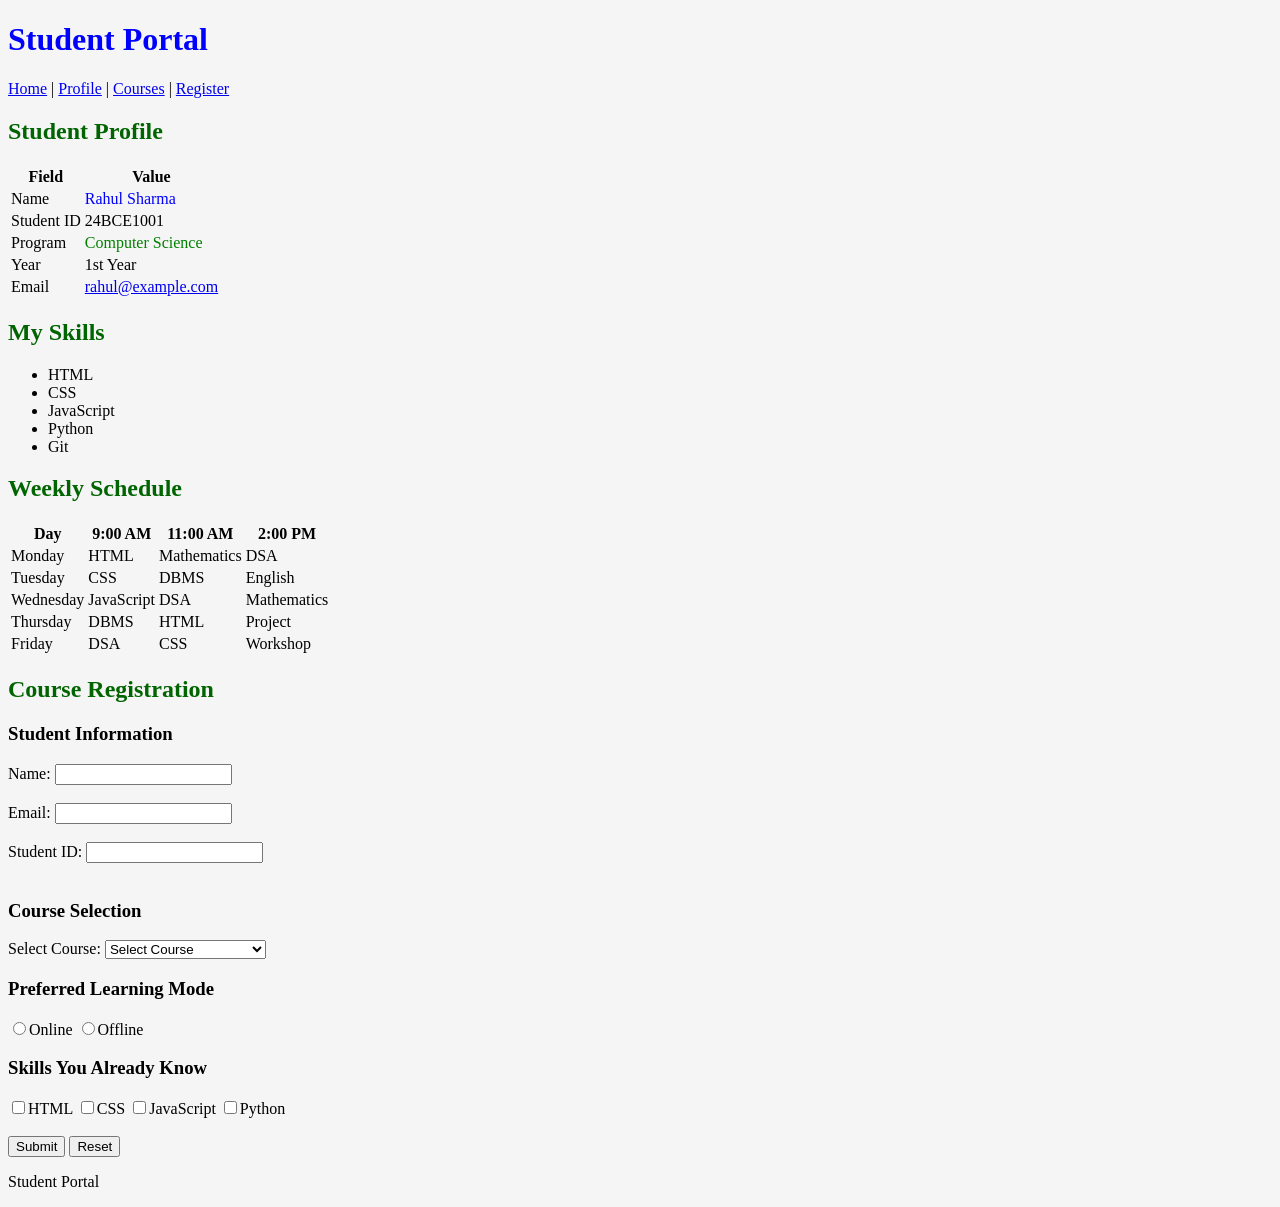
<file: projects copy/assignment1.html>
<!DOCTYPE html>
<html>
<head>
    <title>Student Portal</title>
    <style>
        body { background-color: #f5f5f5; }
        h1 { color: blue; }
        h2 { color: darkgreen; }
        .highlight { color: green; }
        #student-name { color: blue; }
    </style>
</head>
<body>
    <header>
        <h1>Student Portal</h1>
        <nav>
            <a href="#">Home</a> | <a href="#">Profile</a> | <a href="#">Courses</a> | <a href="#">Register</a>
        </nav>
    </header>
    <main>
        <section>
            <h2>Student Profile</h2>
            <table>
                <tr><th>Field</th><th>Value</th></tr>
                <tr><td>Name</td><td><span id="student-name">Rahul Sharma</span></td></tr>
                <tr><td>Student ID</td><td>24BCE1001</td></tr>
                <tr><td>Program</td><td class="highlight">Computer Science</td></tr>
                <tr><td>Year</td><td>1st Year</td></tr>
                <tr><td>Email</td><td><a href="mailto:rahul@example.com">rahul@example.com</a></td></tr>
            </table>
        </section>
        <section>
            <h2>My Skills</h2>
            <ul>
                <li>HTML</li><li>CSS</li><li>JavaScript</li><li>Python</li><li>Git</li>
            </ul>
        </section>
        <section>
            <h2>Weekly Schedule</h2>
            <table>
                <tr><th>Day</th><th>9:00 AM</th><th>11:00 AM</th><th>2:00 PM</th></tr>
                <tr><td>Monday</td><td>HTML</td><td>Mathematics</td><td>DSA</td></tr>
                <tr><td>Tuesday</td><td>CSS</td><td>DBMS</td><td>English</td></tr>
                <tr><td>Wednesday</td><td>JavaScript</td><td>DSA</td><td>Mathematics</td></tr>
                <tr><td>Thursday</td><td>DBMS</td><td>HTML</td><td>Project</td></tr>
                <tr><td>Friday</td><td>DSA</td><td>CSS</td><td>Workshop</td></tr>
            </table>
        </section>
        <section>
            <h2>Course Registration</h2>
            <form>
                <h3>Student Information</h3>
                <label for="name">Name:</label> <input type="text" id="name" name="name"><br><br>
                <label for="email">Email:</label> <input type="email" id="email" name="email"><br><br>
                <label for="studentid">Student ID:</label> <input type="text" id="studentid" name="studentid"><br><br>
                
                <h3>Course Selection</h3>
                <label for="course">Select Course:</label>
                <select id="course" name="course">
                    <option>Select Course</option>
                    <option>HTML & CSS</option><option>JavaScript</option><option>Python</option>
                    <option>Data Structures</option><option>Database Management</option>
                </select>
                
                <h3>Preferred Learning Mode</h3>
                <input type="radio" id="online" name="mode" value="online"><label for="online">Online</label>
                <input type="radio" id="offline" name="mode" value="offline"><label for="offline">Offline</label>
                
                <h3>Skills You Already Know</h3>
                <input type="checkbox" id="html" name="skills" value="HTML"><label for="html">HTML</label>
                <input type="checkbox" id="css" name="skills" value="CSS"><label for="css">CSS</label>
                <input type="checkbox" id="javascript" name="skills" value="JavaScript"><label for="javascript">JavaScript</label>
                <input type="checkbox" id="python" name="skills" value="Python"><label for="python">Python</label><br><br>
                
                <button type="submit">Submit</button>
                <button type="reset">Reset</button>
            </form>
        </section>
    </main>
    <footer>
        <p>Student Portal</p>
    </footer>
</body>
</html>
</file>
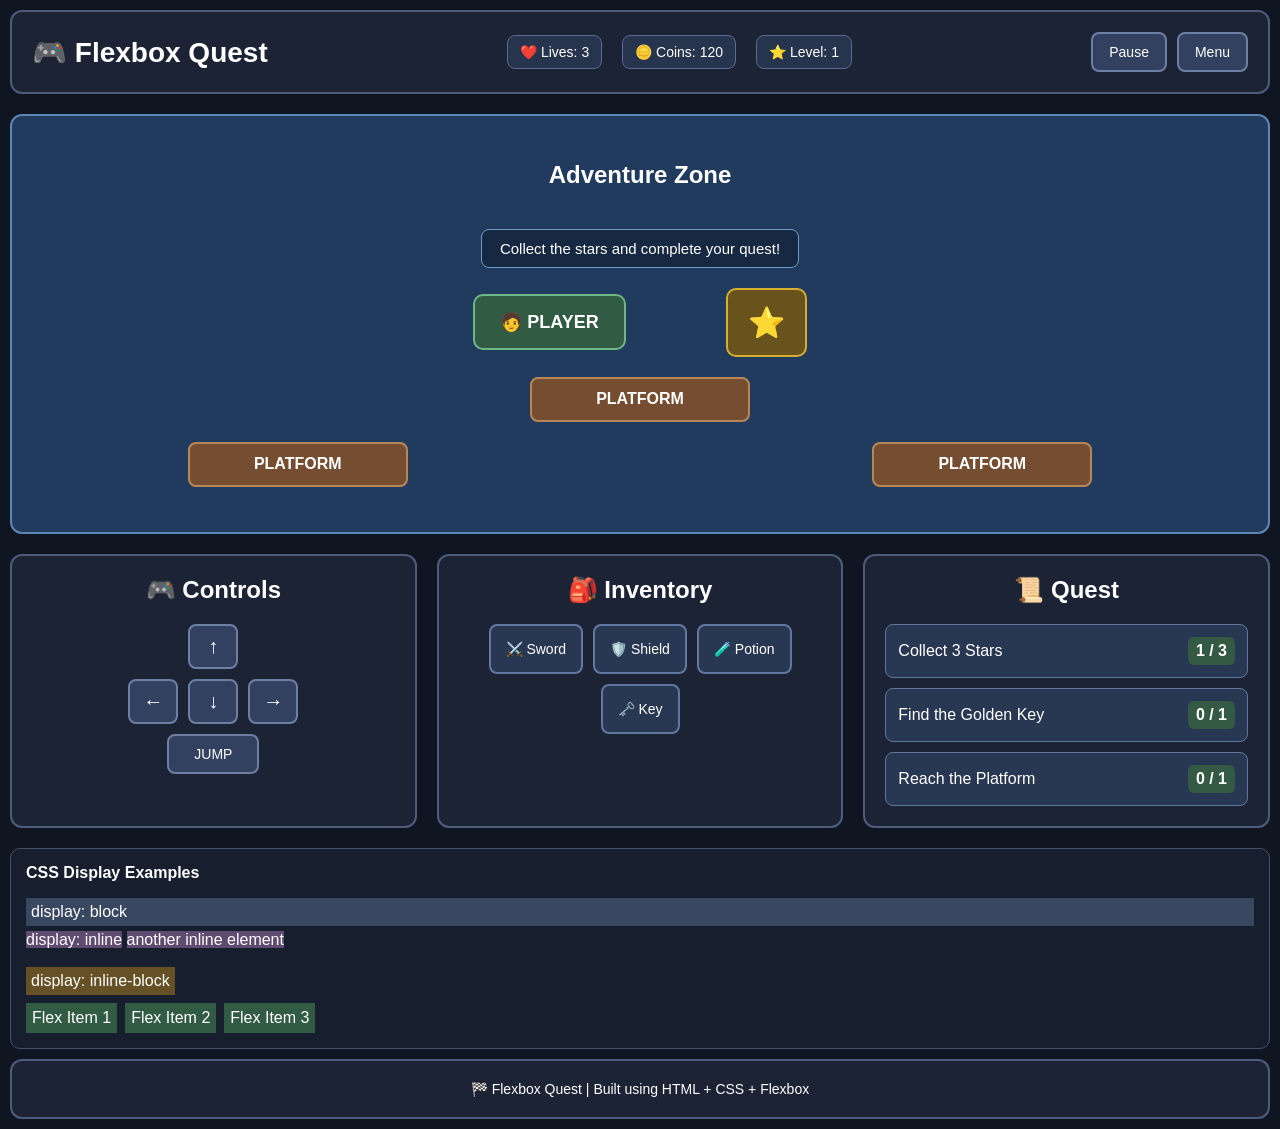
<file: projects copy/Assignment2.html>
<!DOCTYPE html>
<html lang="en">

<head>
    <meta charset="UTF-8">

    <!--
        This makes the website responsive on mobile phones.
    -->
    <meta name="viewport" content="width=device-width, initial-scale=1.0">

    <title>Flexbox Quest</title>

    <style>
        /* =====================================================
           BASIC PAGE STYLING
           ===================================================== */

        /*
            box-sizing: border-box means padding and border
            are included inside the element's total width.
        */
        * {
            box-sizing: border-box;
        }

        /*
            Remove the default margin from the browser.
        */
        body {
            margin: 0;
            padding: 0;

            font-family: Arial, sans-serif;

            /* Dark background for the game */
            background-color: #101522;

            color: white;
        }


        /* =====================================================
           HEADER
           ===================================================== */

        /*
            The header uses Flexbox.

            display: flex
            = turns the header into a Flexbox container.

            justify-content: space-between
            = puts space between the left, middle and right parts.

            align-items: center
            = vertically centers the items.

            flex-wrap: wrap
            = allows items to move to another line on smaller screens.
        */
        .game-header {
            display: flex;

            justify-content: space-between;

            align-items: center;

            flex-wrap: wrap;

            gap: 15px;

            padding: 20px;
            margin: 10px;

            background-color: #1b2335;

            border: 2px solid #4c5c7a;

            border-radius: 12px;
        }


        /* Game title */

        .game-title {
            margin: 0;

            font-size: 28px;
        }


        /* =====================================================
           GAME INFORMATION
           ===================================================== */

        /*
            This Flexbox contains:
            Lives
            Coins
            Level
        */
        .game-info {
            display: flex;

            /*
                Adds space between each game statistic.
            */
            gap: 20px;

            /*
                Vertically aligns the items.
            */
            align-items: center;

            /*
                Allows the items to wrap on smaller screens.
            */
            flex-wrap: wrap;
        }


        /* Individual game statistic */

        .stat {
            display: inline-block;

            padding: 8px 12px;

            background-color: #27344d;

            border: 1px solid #596b8e;

            border-radius: 8px;

            font-size: 14px;
        }


        /* =====================================================
           HEADER BUTTONS
           ===================================================== */

        /*
            The Pause and Menu buttons are placed
            next to each other using Flexbox.
        */
        .header-actions {
            display: flex;

            gap: 10px;
        }


        /* Common button style */

        button {
            padding: 10px 16px;

            background-color: #32415f;

            color: white;

            border: 2px solid #6d7fa3;

            border-radius: 8px;

            font-size: 14px;

            cursor: pointer;
        }


        /*
            :hover changes the button appearance
            when the mouse is placed over it.
        */
        button:hover {
            background-color: #4b6290;
        }


        /* =====================================================
           MAIN CONTENT
           ===================================================== */

        main {
            width: 100%;

            padding: 0 10px;
        }


        /* =====================================================
           GAME AREA
           ===================================================== */

        /*
            This is the main game area.

            flex-direction: column
            = places the children from top to bottom.

            align-items: center
            = centers the children horizontally.

            gap
            = creates space between the children.
        */
        .game-area {
            display: flex;

            flex-direction: column;

            align-items: center;

            gap: 20px;

            min-height: 420px;

            margin: 20px 0;

            padding: 25px;

            background-color: #203b5e;

            border: 2px solid #5d86b3;

            border-radius: 12px;
        }


        /* Small instruction box */

        .game-message {
            padding: 10px 18px;

            background-color: #172942;

            border: 1px solid #729ac4;

            border-radius: 8px;

            font-size: 15px;
        }


        /* =====================================================
           PLAYER + STAR ROW
           ===================================================== */

        /*
            These two elements are placed in a row
            using Flexbox.
        */
        .top-row {
            display: flex;

            justify-content: center;

            align-items: center;

            gap: 100px;

            width: 100%;
        }


        /* Star */

        .star {
            display: inline-block;

            padding: 15px 20px;

            background-color: #69531c;

            border: 2px solid #d8ae32;

            border-radius: 10px;

            font-size: 30px;
        }


        /* Player */

        .player {
            display: inline-block;

            padding: 15px 25px;

            background-color: #315b42;

            border: 2px solid #6eb887;

            border-radius: 10px;

            font-size: 18px;

            font-weight: bold;
        }


        /* =====================================================
           MIDDLE PLATFORM
           ===================================================== */

        .middle-row {
            display: flex;

            justify-content: center;

            align-items: center;

            width: 100%;
        }


        /* Platform design */

        .platform {
            display: flex;

            /*
                Centers the word "PLATFORM"
                inside the platform.
            */
            justify-content: center;

            align-items: center;

            width: 220px;

            height: 45px;

            background-color: #754e31;

            border: 2px solid #b98658;

            border-radius: 8px;

            font-weight: bold;
        }


        /* =====================================================
           BOTTOM PLATFORMS
           ===================================================== */

        /*
            Creates a row containing two platforms.

            justify-content: space-between
            = pushes the platforms apart.
        */
        .bottom-row {
            display: flex;

            justify-content: space-between;

            align-items: center;

            gap: 25px;

            width: 75%;
        }


        /* =====================================================
           THREE MAIN PANELS
           ===================================================== */

        /*
            This contains:

            1. Controls
            2. Inventory
            3. Quest

            The panels are placed next to each other.
        */
        .game-panels {
            display: flex;

            /*
                Panels are arranged horizontally.
            */
            flex-direction: row;

            gap: 20px;

            margin: 20px 0;
        }


        /*
            Each panel gets equal space because of:

            flex: 1

            This means all three panels share
            the available width equally.
        */
        .panel {
            flex: 1;

            padding: 20px;

            background-color: #1b2335;

            border: 2px solid #4c5c7a;

            border-radius: 12px;
        }


        /* Panel heading */

        .panel h2 {
            margin-top: 0;

            text-align: center;
        }


        /* =====================================================
           CONTROLS PANEL
           ===================================================== */

        /*
            The controls are arranged vertically.
        */
        .controls-content {
            display: flex;

            flex-direction: column;

            align-items: center;

            gap: 10px;
        }


        /*
            This creates a row for the arrow buttons.
        */
        .control-row {
            display: flex;

            justify-content: center;

            align-items: center;

            gap: 10px;
        }


        /* Arrow buttons */

        .control-button {
            width: 50px;

            height: 45px;

            padding: 5px;

            font-size: 20px;
        }


        /* Jump button */

        .jump-button {
            padding: 10px 25px;
        }


        /* =====================================================
           INVENTORY PANEL
           ===================================================== */

        /*
            Inventory items use Flexbox.

            flex-wrap: wrap
            = when there is not enough room,
              items move onto a new line.
        */
        .inventory-items {
            display: flex;

            justify-content: center;

            align-items: center;

            gap: 10px;

            flex-wrap: wrap;
        }


        /* Individual inventory item */

        .item {
            /*
                inline-block lets the item sit beside
                other items while still allowing padding.
            */
            display: inline-block;

            padding: 15px;

            background-color: #293852;

            border: 2px solid #60779f;

            border-radius: 8px;

            font-size: 14px;
        }


        /* Inventory hover effect */

        .item:hover {
            background-color: #3a4e72;
        }


        /* =====================================================
           QUEST PANEL
           ===================================================== */

        /*
            Quest items are placed one below another.
        */
        .quest-list {
            display: flex;

            flex-direction: column;

            gap: 10px;
        }


        /*
            Each quest item has:

            Quest name on the left
            Progress on the right
        */
        .quest-item {
            display: flex;

            justify-content: space-between;

            align-items: center;

            gap: 10px;

            padding: 12px;

            background-color: #293852;

            border: 1px solid #60779f;

            border-radius: 8px;
        }


        /* Quest progress badge */

        .progress {
            padding: 5px 8px;

            background-color: #355a43;

            border-radius: 6px;

            font-weight: bold;
        }


        /* =====================================================
           DISPLAY PROPERTY DEMONSTRATION
           ===================================================== */

        /*
            This section demonstrates the different
            display properties required by the assignment.
        */
        .display-demo {
            margin-top: 20px;

            padding: 15px;

            background-color: #171e2d;

            border: 1px solid #43516b;

            border-radius: 10px;
        }


        .display-demo h3 {
            margin-top: 0;

            font-size: 16px;
        }


        /*
            display: block

            A block element starts on a new line
            and normally takes the available width.
        */
        .demo-block {
            display: block;

            padding: 5px;

            margin-bottom: 5px;

            background-color: #394760;
        }


        /*
            display: inline

            Inline elements stay on the same line
            and mainly use the size of their content.
        */
        .demo-inline {
            display: inline;

            background-color: #604b70;
        }


        /*
            display: inline-block

            It stays beside other elements like inline,
            but we can apply padding and dimensions.
        */
        .demo-inline-block {
            display: inline-block;

            padding: 5px;

            background-color: #665126;
        }


        /*
            display: flex

            This creates a Flexbox container.
        */
        .demo-flex {
            display: flex;

            gap: 8px;

            margin-top: 8px;
        }


        /* Flexbox child elements */

        .demo-flex span {
            padding: 6px;

            background-color: #315b42;
        }


        /* =====================================================
           FOOTER
           ===================================================== */

        footer {
            padding: 20px;

            margin: 10px;

            text-align: center;

            background-color: #1b2335;

            border: 2px solid #4c5c7a;

            border-radius: 12px;

            font-size: 14px;
        }


        /* =====================================================
           RESPONSIVE DESIGN
           ===================================================== */

        /*
            This media query activates when the screen
            becomes 768px wide or smaller.
        */
        @media (max-width: 768px) {

            /* Stack the header items vertically */
            .game-header {
                flex-direction: column;

                justify-content: center;

                text-align: center;
            }


            /* Center the statistics */
            .game-info {
                justify-content: center;
            }


            /* Center the header buttons */
            .header-actions {
                justify-content: center;
            }


            .game-panels {
                flex-direction: column;
            }


            /* Reduce the gap on smaller screens */
            .top-row {
                gap: 30px;
            }


            /* Make bottom platforms fit better */
            .bottom-row {
                width: 100%;

                gap: 15px;
            }


            /* Slightly reduce platform width */
            .platform {
                width: 180px;
            }
        }


        /* =====================================================
           EXTRA SMALL MOBILE SCREEN
           ===================================================== */

        @media (max-width: 375px) {

            /* Make title smaller */
            .game-title {
                font-size: 22px;
            }


            /* Stack game statistics */
            .game-info {
                flex-direction: column;

                gap: 8px;
            }


            /* Stack player and star */
            .top-row {
                flex-direction: column;

                gap: 15px;
            }


            /* Stack the bottom platforms */
            .bottom-row {
                flex-direction: column;
            }


            /* Make platform use the available width */
            .platform {
                width: 100%;
            }


            /* Reduce game area padding */
            .game-area {
                padding: 15px;
            }


            /* Reduce panel padding */
            .panel {
                padding: 15px;
            }
        }
    </style>
</head>


<body>

    <header class="game-header">
        <h1 class="game-title">
            🎮 Flexbox Quest
        </h1>

        <div class="game-info">
            <span class="stat">❤️ Lives: 3</span>
            <span class="stat">🪙 Coins: 120</span>
            <span class="stat">⭐ Level: 1</span>
        </div>

        <div class="header-actions">
            <button>Pause</button>
            <button>Menu</button>
        </div>
    </header>

    <main>
        <section class="game-area">
            <h2>Adventure Zone</h2>
            <div class="game-message">Collect the stars and complete your quest!</div>

            <div class="top-row">
                <div class="player">🧑 PLAYER</div>
                <div class="star">⭐</div>
            </div>

            <div class="middle-row">
                <div class="platform">PLATFORM</div>
            </div>

            <div class="bottom-row">
                <div class="platform">PLATFORM</div>
                <div class="platform">PLATFORM</div>
            </div>
        </section>

        <section class="game-panels">
            <div class="panel">
                <h2>🎮 Controls</h2>
                <div class="controls-content">
                    <div class="control-row">
                        <button class="control-button">↑</button>
                    </div>
                    <div class="control-row">
                        <button class="control-button">←</button>
                        <button class="control-button">↓</button>
                        <button class="control-button">→</button>
                    </div>
                    <button class="jump-button">JUMP</button>
                </div>
            </div>

            <div class="panel">
                <h2>🎒 Inventory</h2>
                <div class="inventory-items">
                    <div class="item">⚔️ Sword</div>
                    <div class="item">🛡️ Shield</div>
                    <div class="item">🧪 Potion</div>
                    <div class="item">🗝️ Key</div>
                </div>
            </div>

            <div class="panel">
                <h2>📜 Quest</h2>
                <div class="quest-list">
                    <div class="quest-item">
                        <span>Collect 3 Stars</span>
                        <span class="progress">1 / 3</span>
                    </div>
                    <div class="quest-item">
                        <span>Find the Golden Key</span>
                        <span class="progress">0 / 1</span>
                    </div>
                    <div class="quest-item">
                        <span>Reach the Platform</span>
                        <span class="progress">0 / 1</span>
                    </div>
                </div>
            </div>
        </section>

        <section class="display-demo">
            <h3>CSS Display Examples</h3>
            <div class="demo-block">display: block</div>
            <span class="demo-inline">display: inline</span>
            <span class="demo-inline">another inline element</span>
            <br><br>
            <div class="demo-inline-block">display: inline-block</div>
            <div class="demo-flex">
                <span>Flex Item 1</span>
                <span>Flex Item 2</span>
                <span>Flex Item 3</span>
            </div>
        </section>
    </main>

    <footer>
        🏁 Flexbox Quest | Built using HTML + CSS + Flexbox
    </footer>

</body>
</html>
</file>
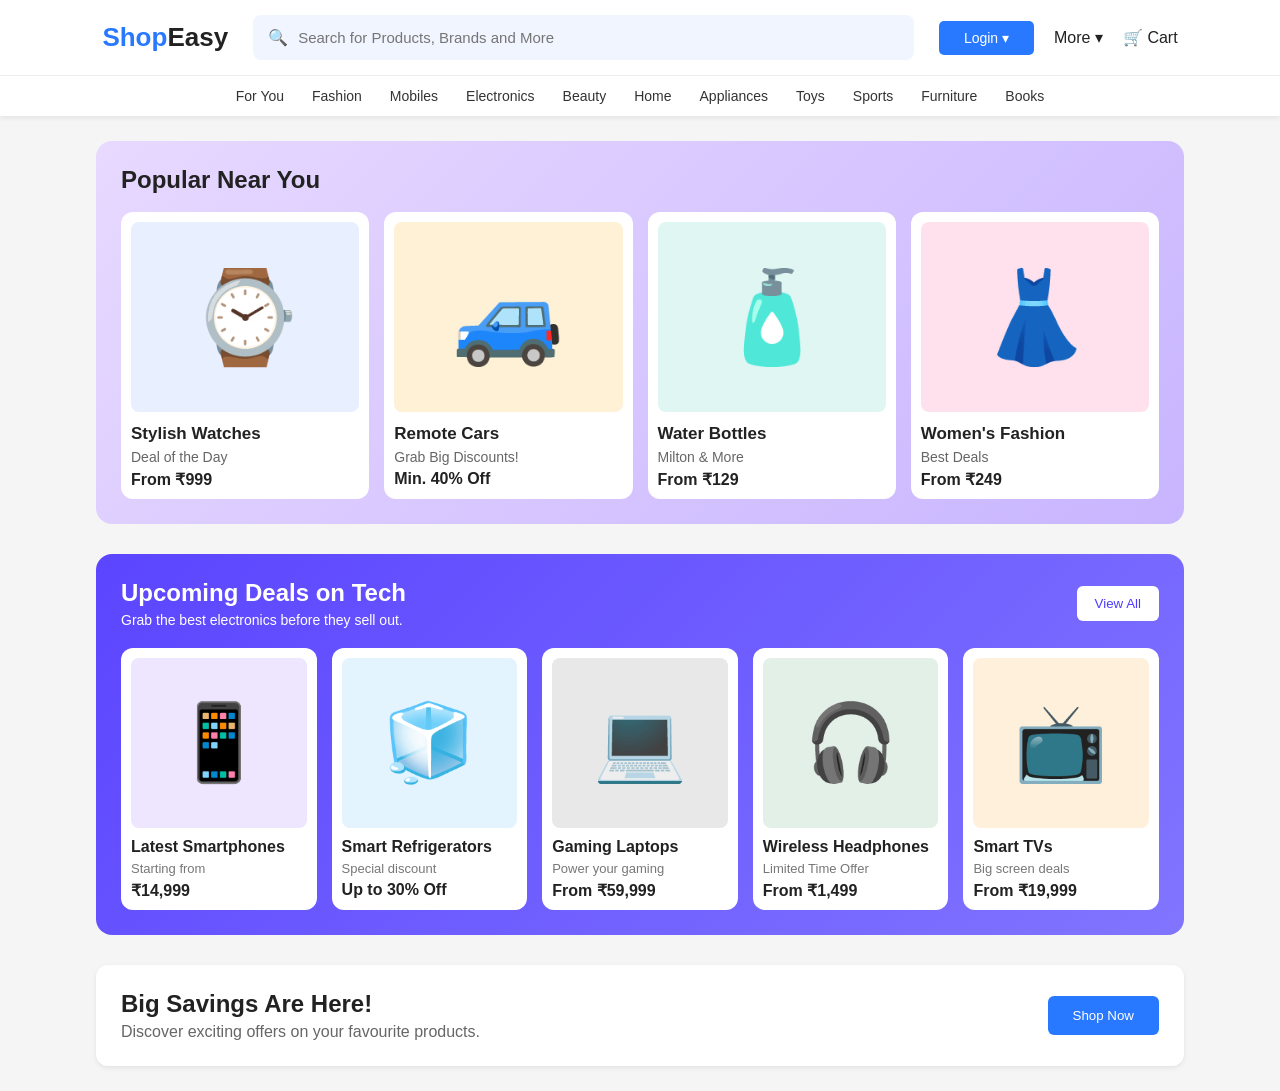
<file: projects copy/shoppingweb.html>
<!DOCTYPE html>
<html lang="en">

<head>
    <meta charset="UTF-8">
    <meta name="viewport" content="width=device-width, initial-scale=1.0">
    <title>ShopEasy</title>

    <style>
        * {
            margin: 0;
            padding: 0;
            box-sizing: border-box;
        }

        body {
            font-family: Arial, sans-serif;
            background-color: #f5f5f5;
            color: #222;
        }

        /* ---------------- HEADER ---------------- */
        header {
            background-color: white;
            box-shadow: 0 2px 5px rgba(0, 0, 0, 0.08);
        }

        .top-bar {
            display: flex;
            align-items: center;
            gap: 25px;
            padding: 15px 8%;
        }

        /* Logo */
        .logo {
            font-size: 26px;
            font-weight: bold;
            color: #222;
            white-space: nowrap;
        }

        .logo span {
            color: #2879ff;
        }

        /* Search */
        .search-box {
            flex: 1;
            height: 45px;
            display: flex;
            align-items: center;
            background-color: #f1f5ff;
            border-radius: 8px;
            padding: 0 15px;
        }

        .search-box span {
            margin-right: 10px;
        }

        .search-box input {
            width: 100%;
            border: none;
            outline: none;
            background: transparent;
            font-size: 15px;
        }

        /* Header right */
        .header-right {
            display: flex;
            align-items: center;
            gap: 20px;
            white-space: nowrap;
        }

        .header-right button {
            padding: 9px 25px;
            border: none;
            border-radius: 5px;
            background-color: #2879ff;
            color: white;
            font-size: 14px;
            cursor: pointer;
        }

        .header-right span {
            cursor: pointer;
        }

        /* Navigation */
        nav {
            display: flex;
            justify-content: center;
            gap: 28px;
            padding: 12px;
            border-top: 1px solid #eee;
        }

        nav a {
            text-decoration: none;
            color: #333;
            font-size: 14px;
        }

        nav a:hover {
            color: #2879ff;
        }

        /* ---------------- MAIN ---------------- */
        main {
            width: 85%;
            margin: 25px auto;
        }

        /* ---------------- POPULAR SECTION ---------------- */
        .deal-section {
            background: linear-gradient(135deg, #e7d9ff, #c8b5ff);
            padding: 25px;
            border-radius: 16px;
            margin-bottom: 30px;
        }

        .deal-section h2 {
            margin-bottom: 18px;
        }

        /* Product row */
        .product-row {
            display: grid;
            grid-template-columns: repeat(4, 1fr);
            gap: 15px;
        }

        /* Product card */
        .product-card {
            background-color: white;
            padding: 10px;
            border-radius: 12px;
            transition: 0.2s;
        }

        .product-card:hover {
            transform: translateY(-4px);
        }

        /* Product image */
        .product-image {
            height: 190px;
            display: flex;
            align-items: center;
            justify-content: center;
            border-radius: 8px;
            font-size: 90px;
            margin-bottom: 12px;
        }

        /* Different backgrounds */
        .watch { background-color: #e8efff; }
        .toy { background-color: #fff1d6; }
        .bottle { background-color: #dff6f2; }
        .fashion { background-color: #ffe1ed; }

        /* Product text */
        .product-card h3 {
            font-size: 17px;
            margin-bottom: 5px;
        }

        .product-card p {
            color: #666;
            font-size: 14px;
            margin-bottom: 5px;
        }

        /* ---------------- TECHNOLOGY ---------------- */
        .tech-section {
            background: linear-gradient(135deg, #5b45ff, #8175ff);
            padding: 25px;
            border-radius: 16px;
            color: white;
        }

        .section-heading {
            display: flex;
            justify-content: space-between;
            align-items: center;
            margin-bottom: 20px;
        }

        .section-heading h2 {
            margin-bottom: 5px;
        }

        .section-heading p {
            font-size: 14px;
        }

        /* View button */
        .view-button {
            border: none;
            background-color: white;
            color: #4b3cff;
            padding: 10px 18px;
            border-radius: 6px;
            cursor: pointer;
        }

        /* Tech products */
        .tech-products {
            display: grid;
            grid-template-columns: repeat(5, 1fr);
            gap: 15px;
        }

        .tech-card {
            background-color: white;
            color: #222;
            padding: 10px;
            border-radius: 12px;
        }

        .tech-card:hover {
            transform: translateY(-4px);
        }

        .tech-image {
            height: 170px;
            display: flex;
            align-items: center;
            justify-content: center;
            border-radius: 8px;
            font-size: 75px;
            margin-bottom: 10px;
        }

        /* Tech backgrounds */
        .phone { background-color: #eee5ff; }
        .fridge { background-color: #e3f4ff; }
        .laptop { background-color: #e8e8e8; }
        .headphones { background-color: #e2f0e8; }
        .tv { background-color: #fff0db; }

        .tech-card h3 {
            font-size: 16px;
            margin-bottom: 5px;
        }

        .tech-card p {
            color: #777;
            font-size: 13px;
            margin-bottom: 5px;
        }

        /* ---------------- BANNER ---------------- */
        .banner {
            margin-top: 30px;
            padding: 25px;
            background-color: white;
            border-radius: 12px;
            display: flex;
            justify-content: space-between;
            align-items: center;
            box-shadow: 0 2px 5px rgba(0, 0, 0, 0.08);
        }

        .banner h2 {
            margin-bottom: 5px;
        }

        .banner p {
            color: #666;
        }

        .banner button {
            padding: 12px 25px;
            border: none;
            border-radius: 6px;
            background-color: #2879ff;
            color: white;
            cursor: pointer;
        }

        /* ---------------- RESPONSIVE ---------------- */
        @media (max-width: 900px) {
            .top-bar {
                flex-wrap: wrap;
            }

            .search-box {
                order: 3;
                flex-basis: 100%;
            }

            .product-row {
                grid-template-columns: repeat(2, 1fr);
            }

            .tech-products {
                grid-template-columns: repeat(2, 1fr);
            }

            nav {
                overflow-x: auto;
                justify-content: flex-start;
            }
        }

        @media (max-width: 600px) {
            main {
                width: 94%;
            }

            .product-row {
                grid-template-columns: 1fr;
            }

            .tech-products {
                grid-template-columns: 1fr;
            }

            .header-right {
                display: none;
            }

            .banner {
                flex-direction: column;
                gap: 15px;
                text-align: center;
            }
        }
    </style>
</head>

<body>

    <!-- Header -->
    <header>
        <div class="top-bar">
            <div class="logo">
                <span>Shop</span>Easy
            </div>

            <div class="search-box">
                <span>🔍</span>
                <input type="text" placeholder="Search for Products, Brands and More">
            </div>

            <div class="header-right">
                <button>Login ▾</button>
                <span>More ▾</span>
                <span class="cart">🛒 Cart</span>
            </div>
        </div>

        <!-- Navigation -->
        <nav>
            <a href="#">For You</a>
            <a href="#">Fashion</a>
            <a href="#">Mobiles</a>
            <a href="#">Electronics</a>
            <a href="#">Beauty</a>
            <a href="#">Home</a>
            <a href="#">Appliances</a>
            <a href="#">Toys</a>
            <a href="#">Sports</a>
            <a href="#">Furniture</a>
            <a href="#">Books</a>
        </nav>
    </header>

    <!-- Main content -->
    <main>
        <!-- Popular section -->
        <section class="deal-section">
            <h2>Popular Near You</h2>

            <div class="product-row">
                <div class="product-card">
                    <div class="product-image watch">⌚</div>
                    <h3>Stylish Watches</h3>
                    <p>Deal of the Day</p>
                    <strong>From ₹999</strong>
                </div>

                <div class="product-card">
                    <div class="product-image toy">🚙</div>
                    <h3>Remote Cars</h3>
                    <p>Grab Big Discounts!</p>
                    <strong>Min. 40% Off</strong>
                </div>

                <div class="product-card">
                    <div class="product-image bottle">🧴</div>
                    <h3>Water Bottles</h3>
                    <p>Milton & More</p>
                    <strong>From ₹129</strong>
                </div>

                <div class="product-card">
                    <div class="product-image fashion">👗</div>
                    <h3>Women's Fashion</h3>
                    <p>Best Deals</p>
                    <strong>From ₹249</strong>
                </div>
            </div>
        </section>

        <!-- Technology section -->
        <section class="tech-section">
            <div class="section-heading">
                <div>
                    <h2>Upcoming Deals on Tech</h2>
                    <p>Grab the best electronics before they sell out.</p>
                </div>
                <button class="view-button">View All</button>
            </div>

            <div class="tech-products">
                <div class="tech-card">
                    <div class="tech-image phone">📱</div>
                    <h3>Latest Smartphones</h3>
                    <p>Starting from</p>
                    <strong>₹14,999</strong>
                </div>

                <div class="tech-card">
                    <div class="tech-image fridge">🧊</div>
                    <h3>Smart Refrigerators</h3>
                    <p>Special discount</p>
                    <strong>Up to 30% Off</strong>
                </div>

                <div class="tech-card">
                    <div class="tech-image laptop">💻</div>
                    <h3>Gaming Laptops</h3>
                    <p>Power your gaming</p>
                    <strong>From ₹59,999</strong>
                </div>

                <div class="tech-card">
                    <div class="tech-image headphones">🎧</div>
                    <h3>Wireless Headphones</h3>
                    <p>Limited Time Offer</p>
                    <strong>From ₹1,499</strong>
                </div>

                <div class="tech-card">
                    <div class="tech-image tv">📺</div>
                    <h3>Smart TVs</h3>
                    <p>Big screen deals</p>
                    <strong>From ₹19,999</strong>
                </div>
            </div>
        </section>

        <!-- Small banner -->
        <section class="banner">
            <div>
                <h2>Big Savings Are Here!</h2>
                <p>Discover exciting offers on your favourite products.</p>
            </div>
            <button>Shop Now</button>
        </section>
    </main>

</body>
</html>
</file>
<file: style.css>
@charset "UTF-8";


:root {


    --color-accent: #ff5e14;
    --color-accent-hover: #ff732e;
    --color-accent-glow: rgba(255, 94, 20, 0.35);
    --color-accent-soft: rgba(255, 94, 20, 0.12);
    --color-accent-subtle: rgba(255, 94, 20, 0.05);


    --color-bg-base: #070709;
    --color-surface-frame: rgba(12, 12, 16, 0.82);
    --color-surface-card: rgba(20, 20, 26, 0.72);
    --color-surface-card-hover: rgba(30, 28, 36, 0.88);
    --color-surface-elevated: rgba(26, 26, 34, 0.82);
    --color-surface-input: rgba(18, 18, 24, 0.78);


    --color-text-primary: #ffffff;
    --color-text-secondary: #a4a4b0;
    --color-text-muted: #747482;
    --color-text-dim: #4c4c58;


    --color-border: rgba(255, 94, 20, 0.18);
    --color-border-hover: rgba(255, 94, 20, 0.65);
    --color-border-subtle: rgba(255, 94, 20, 0.1);


    --font-heading: 'Outfit', sans-serif;
    --font-body: 'Plus Jakarta Sans', sans-serif;


    --radius-sm: 6px;
    --radius-md: 10px;
    --radius-lg: 16px;
    --radius-xl: 24px;
    --radius-full: 9999px;


    --shadow-sm: 0 4px 12px rgba(0, 0, 0, 0.3);
    --shadow-md: 0 8px 24px rgba(0, 0, 0, 0.45);
    --shadow-lg: 0 16px 48px rgba(0, 0, 0, 0.6);
    --shadow-accent: 0 8px 25px var(--color-accent-glow);


    --transition-fast: 0.2s ease;
    --transition-normal: 0.3s cubic-bezier(0.16, 1, 0.3, 1);
    --transition-smooth: 0.4s cubic-bezier(0.16, 1, 0.3, 1);
}


*, *::before, *::after {
    margin: 0;
    padding: 0;
    box-sizing: border-box;
}


html {
    scroll-behavior: smooth;
    font-size: 16px;
    background-color: var(--color-bg-base);
    color: var(--color-text-primary);
}


body {
    font-family: var(--font-body);
    line-height: 1.6;
    overflow-x: hidden;
    min-height: 100vh;
    display: flex;
    justify-content: center;
    align-items: flex-start;
    padding: 30px 20px;
    background-color: #070709;
    background-image: url('images/bg-theme.jpg');
    background-repeat: no-repeat;
    background-position: center center;
    background-size: cover;
    background-attachment: fixed;
}


.ambient-bg {
    position: fixed;
    top: 0;
    left: 0;
    width: 100vw;
    height: 100vh;
    pointer-events: none;
    z-index: 0;
    overflow: hidden;
    background-image: url('images/bg-theme.jpg');
    background-repeat: no-repeat;
    background-position: center center;
    background-size: cover;
}


.geo-facet {
    display: none;
    position: absolute;
    background: linear-gradient(135deg, rgba(25, 25, 30, 0.5) 0%, rgba(12, 12, 14, 0.8) 100%);
    border: 1px solid rgba(255, 255, 255, 0.02);
}


.facet-1 {
    top: -15%;
    left: -10%;
    width: 45vw;
    height: 70vh;
    clip-path: polygon(0 0, 100% 10%, 75% 100%, 0% 80%);
    opacity: 0.4;
}


.facet-2 {
    top: 20%;
    right: -10%;
    width: 40vw;
    height: 80vh;
    clip-path: polygon(25% 0%, 100% 0%, 100% 100%, 0% 70%);
    opacity: 0.35;
}


.facet-3 {
    bottom: -10%;
    left: 10%;
    width: 50vw;
    height: 40vh;
    clip-path: polygon(0 20%, 80% 0%, 100% 100%, 10% 100%);
    opacity: 0.25;
}


.ambient-glow {
    position: absolute;
    top: 20%;
    left: 50%;
    transform: translate(-50%, -50%);
    width: 600px;
    height: 600px;
    background: radial-gradient(circle, rgba(255, 94, 20, 0.08) 0%, transparent 70%);
    filter: blur(80px);
}


.site-wrapper {
    position: relative;
    z-index: 1;
    width: 100%;
    max-width: 1260px;
    background: rgba(10, 10, 14, 0.45);
    border-radius: var(--radius-xl);
    border: 1px solid rgba(255, 94, 20, 0.35);
    box-shadow: 0 25px 90px rgba(0, 0, 0, 0.95), 0 0 60px rgba(255, 94, 20, 0.2);
    overflow: hidden;
}


.site-header {
    position: sticky;
    top: 0;
    z-index: 100;
    backdrop-filter: blur(16px);
    -webkit-backdrop-filter: blur(16px);
    background: rgba(17, 17, 20, 0.88);
    border-bottom: 1px solid var(--color-border-subtle);
    transition: var(--transition-normal);
}


.nav-container {
    max-width: 1200px;
    margin: 0 auto;
    padding: 22px 48px;
    display: flex;
    align-items: center;
    justify-content: space-between;
}


.logo {
    text-decoration: none;
    display: inline-flex;
    align-items: center;
}


.logo-text {
    font-family: var(--font-heading);
    font-size: 1.65rem;
    font-weight: 800;
    letter-spacing: -0.5px;
    color: var(--color-accent);
    text-transform: uppercase;
}


.nav-toggle {
    display: none;
}


.nav-toggle-label {
    display: none;
    cursor: pointer;
    width: 32px;
    height: 24px;
    flex-direction: column;
    justify-content: space-between;
    z-index: 102;
}


.nav-toggle-label span {
    display: block;
    width: 100%;
    height: 3px;
    background-color: var(--color-text-primary);
    border-radius: 2px;
    transition: var(--transition-normal);
}


.nav-menu {
    display: flex;
    align-items: center;
}


.nav-list {
    display: flex;
    list-style: none;
    gap: 36px;
    align-items: center;
}


.nav-link {
    text-decoration: none;
    font-size: 0.95rem;
    font-weight: 500;
    color: var(--color-text-secondary);
    transition: color var(--transition-fast), transform var(--transition-fast);
    position: relative;
    padding: 6px 0;
}


.nav-link:hover {
    color: var(--color-text-primary);
}


.nav-link.active {
    color: var(--color-accent);
    font-weight: 600;
}


.nav-link.active::after {
    content: '';
    position: absolute;
    bottom: 0;
    left: 0;
    width: 100%;
    height: 2px;
    background-color: var(--color-accent);
    border-radius: 2px;
}


.nav-cta {
    display: flex;
    align-items: center;
}


.btn {
    display: inline-flex;
    align-items: center;
    justify-content: center;
    gap: 10px;
    font-family: var(--font-body);
    font-size: 0.95rem;
    font-weight: 600;
    text-decoration: none;
    padding: 12px 28px;
    border-radius: var(--radius-sm);
    cursor: pointer;
    border: 1px solid transparent;
    transition: all var(--transition-normal);
    line-height: 1;
}


.btn-primary {
    background-color: var(--color-accent);
    color: #ffffff;
    box-shadow: var(--shadow-accent);
}


.btn-primary:hover {
    background-color: var(--color-accent-hover);
    transform: translateY(-2px);
    box-shadow: 0 10px 28px rgba(255, 94, 20, 0.45);
}


.btn-primary:active {
    transform: translateY(0);
}


.btn-secondary {
    background-color: var(--color-surface-card);
    color: var(--color-text-primary);
    border: 1px solid rgba(255, 255, 255, 0.16);
}


.btn-secondary:hover {
    background-color: var(--color-surface-card-hover);
    border-color: rgba(255, 255, 255, 0.3);
    transform: translateY(-2px);
    color: #ffffff;
}


.btn-outline {
    background-color: transparent;
    color: var(--color-text-secondary);
    border: 1px solid var(--color-border);
}


.btn-outline:hover {
    border-color: var(--color-accent);
    color: var(--color-accent);
    background-color: var(--color-accent-subtle);
}


.btn-sm {
    padding: 9px 20px;
    font-size: 0.88rem;
    border-radius: var(--radius-sm);
}


.btn-block {
    width: 100%;
}


.section {
    padding: 90px 48px;
    border-top: 1px solid var(--color-border-subtle);
}


.section-header {
    text-align: center;
    max-width: 680px;
    margin: 0 auto 56px auto;
}


.section-tag {
    display: inline-block;
    font-family: var(--font-heading);
    font-size: 0.82rem;
    font-weight: 700;
    letter-spacing: 2.5px;
    color: var(--color-accent);
    text-transform: uppercase;
    margin-bottom: 12px;
}


.section-title {
    font-family: var(--font-heading);
    font-size: 2.35rem;
    font-weight: 800;
    color: var(--color-text-primary);
    letter-spacing: -0.8px;
    line-height: 1.2;
    margin-bottom: 14px;
}


.section-subtitle {
    font-size: 1rem;
    color: var(--color-text-secondary);
    line-height: 1.6;
}


.hero-section {
    padding: 60px 48px 80px 48px;
    position: relative;
}


.hero-grid {
    display: grid;
    grid-template-columns: 1.15fr 0.85fr;
    gap: 48px;
    align-items: center;
}


.hero-info {
    display: flex;
    flex-direction: column;
}


.hero-subtext {
    font-size: 1.15rem;
    font-weight: 500;
    color: var(--color-text-secondary);
    margin-bottom: 4px;
    letter-spacing: -0.2px;
}


.hero-name {
    font-family: var(--font-heading);
    font-size: 2.35rem;
    font-weight: 700;
    color: var(--color-text-primary);
    letter-spacing: -0.5px;
    line-height: 1.2;
    margin-bottom: 4px;
}


.hero-title {
    font-family: var(--font-heading);
    font-size: 3.8rem;
    font-weight: 800;
    color: var(--color-accent);
    letter-spacing: -1.5px;
    line-height: 1.1;
    margin-bottom: 28px;
}


.social-links {
    display: flex;
    gap: 14px;
    margin-bottom: 34px;
}


.social-icon {
    width: 42px;
    height: 42px;
    border-radius: var(--radius-full);
    border: 1px solid rgba(255, 255, 255, 0.16);
    background-color: transparent;
    color: var(--color-text-secondary);
    display: inline-flex;
    align-items: center;
    justify-content: center;
    text-decoration: none;
    transition: all var(--transition-fast);
}


.social-icon:hover {
    border-color: var(--color-accent);
    color: var(--color-accent);
    background-color: var(--color-accent-soft);
    transform: translateY(-3px);
}


.hero-actions {
    display: flex;
    gap: 16px;
    margin-bottom: 44px;
}


.stats-card {
    background-color: var(--color-surface-card);
    backdrop-filter: blur(14px);
    -webkit-backdrop-filter: blur(14px);
    border: 1px solid var(--color-border);
    border-radius: var(--radius-lg);
    padding: 22px 32px;
    display: inline-flex;
    align-items: center;
    gap: 32px;
    box-shadow: var(--shadow-md);
    width: fit-content;
}


.stat-item {
    display: flex;
    flex-direction: column;
}


.stat-number {
    font-family: var(--font-heading);
    font-size: 1.65rem;
    font-weight: 800;
    color: var(--color-accent);
    line-height: 1;
    margin-bottom: 4px;
}


.stat-label {
    font-size: 0.85rem;
    color: var(--color-text-secondary);
    font-weight: 500;
    white-space: nowrap;
}


.stat-divider {
    width: 1px;
    height: 40px;
    background-color: var(--color-border);
}


.hero-visual {
    display: flex;
    justify-content: center;
    align-items: center;
    position: relative;
}


.portrait-container {
    position: relative;
    width: 420px;
    height: 420px;
    display: flex;
    justify-content: center;
    align-items: center;
}


.circle-backdrop {
    position: absolute;
    width: 400px;
    height: 400px;
    border-radius: 50%;
    background: radial-gradient(circle, #222228 0%, #151518 75%);
    border: 1px solid rgba(255, 255, 255, 0.08);
    box-shadow: inset 0 0 50px rgba(0, 0, 0, 0.7);
    z-index: 1;
}


.portrait-glow {
    position: absolute;
    width: 380px;
    height: 380px;
    border-radius: 50%;
    background: radial-gradient(circle, rgba(255, 94, 20, 0.22) 0%, transparent 65%);
    filter: blur(40px);
    z-index: 0;
    animation: pulseGlow 5s ease-in-out infinite alternate;
}


.portrait-frame {
    position: relative;
    z-index: 2;
    width: 380px;
    height: 380px;
    border-radius: 50%;
    overflow: hidden;
    border: 3px solid rgba(255, 255, 255, 0.12);
    box-shadow: 0 20px 60px rgba(0, 0, 0, 0.8);
    transition: border-color var(--transition-normal);
}


.portrait-frame:hover {
    border-color: rgba(255, 94, 20, 0.5);
}


.portrait-img {
    width: 100%;
    height: 100%;
    object-fit: cover;
    object-position: 50% 25%;
    display: block;
    transition: transform var(--transition-smooth);
}


.portrait-container:hover .portrait-img {
    transform: scale(1.03);
}


.floating-badge {
    position: absolute;
    z-index: 3;
    background: rgba(23, 23, 27, 0.85);
    backdrop-filter: blur(12px);
    -webkit-backdrop-filter: blur(12px);
    border: 1px solid rgba(255, 255, 255, 0.12);
    border-radius: var(--radius-full);
    padding: 8px 18px;
    display: inline-flex;
    align-items: center;
    gap: 8px;
    font-size: 0.82rem;
    font-weight: 600;
    box-shadow: 0 10px 30px rgba(0, 0, 0, 0.5);
}


.badge-top {
    top: 20px;
    right: -15px;
    color: var(--color-text-primary);
    animation: floatAnim 4s ease-in-out infinite;
}


.badge-bottom {
    bottom: 30px;
    left: -20px;
    color: var(--color-accent);
    animation: floatAnim 4.5s ease-in-out infinite reverse;
}


.badge-dot {
    width: 8px;
    height: 8px;
    border-radius: 50%;
    background-color: #10b981;
    box-shadow: 0 0 8px #10b981;
}


.services-grid {
    display: grid;
    grid-template-columns: repeat(4, 1fr);
    gap: 24px;
}


.service-card {
    background-color: var(--color-surface-card);
    border: 1px solid var(--color-border);
    border-radius: var(--radius-lg);
    padding: 36px 28px;
    display: flex;
    flex-direction: column;
    transition: all var(--transition-normal);
    position: relative;
    overflow: hidden;
}


.service-card::before {
    content: '';
    position: absolute;
    top: 0;
    left: 0;
    width: 100%;
    height: 3px;
    background: linear-gradient(90deg, transparent, var(--color-accent), transparent);
    opacity: 0;
    transition: opacity var(--transition-normal);
}


.service-card:hover {
    transform: translateY(-8px);
    background-color: var(--color-surface-card-hover);
    border-color: var(--color-border-hover);
    box-shadow: var(--shadow-lg), 0 0 30px rgba(255, 94, 20, 0.12);
}


.service-card:hover::before {
    opacity: 1;
}


.service-icon-box {
    width: 58px;
    height: 58px;
    border-radius: var(--radius-md);
    background-color: var(--color-accent-soft);
    color: var(--color-accent);
    display: flex;
    align-items: center;
    justify-content: center;
    margin-bottom: 24px;
    transition: transform var(--transition-normal);
}


.service-card:hover .service-icon-box {
    transform: scale(1.1);
}


.service-name {
    font-family: var(--font-heading);
    font-size: 1.3rem;
    font-weight: 700;
    color: var(--color-text-primary);
    margin-bottom: 12px;
}


.service-desc {
    font-size: 0.92rem;
    color: var(--color-text-secondary);
    line-height: 1.6;
    margin-bottom: 22px;
    flex-grow: 1;
}


.service-features {
    list-style: none;
    border-top: 1px solid var(--color-border-subtle);
    padding-top: 18px;
}


.service-features li {
    font-size: 0.85rem;
    color: var(--color-text-muted);
    margin-bottom: 8px;
    display: flex;
    align-items: center;
    gap: 8px;
}


.service-features li::before {
    content: '\2192';
    color: var(--color-accent);
    font-weight: bold;
}


.about-grid {
    display: grid;
    grid-template-columns: 1.15fr 0.85fr;
    gap: 48px;
    align-items: center;
}


.about-narrative {
    display: flex;
    flex-direction: column;
}


.about-paragraph {
    font-size: 1.05rem;
    color: var(--color-text-secondary);
    line-height: 1.7;
    margin-bottom: 18px;
}


.about-highlights {
    margin: 20px 0 32px 0;
    display: flex;
    flex-direction: column;
    gap: 14px;
}


.highlight-item {
    display: flex;
    align-items: flex-start;
    gap: 14px;
    font-size: 0.95rem;
    color: var(--color-text-secondary);
}


.highlight-bullet {
    width: 22px;
    height: 22px;
    border-radius: 50%;
    background-color: var(--color-accent-soft);
    color: var(--color-accent);
    display: inline-flex;
    align-items: center;
    justify-content: center;
    font-size: 0.8rem;
    font-weight: bold;
    flex-shrink: 0;
    margin-top: 2px;
}


.highlight-item strong {
    color: var(--color-text-primary);
    margin-right: 4px;
}


.about-cta {
    display: flex;
    gap: 16px;
}


/* Bento Cards on Right */
.about-bento {
    display: grid;
    grid-template-columns: 1fr 1fr;
    gap: 20px;
}


.bento-card {
    background-color: var(--color-surface-card);
    backdrop-filter: blur(12px);
    -webkit-backdrop-filter: blur(12px);
    border: 1px solid var(--color-border);
    border-radius: var(--radius-lg);
    padding: 28px 24px;
    transition: all var(--transition-normal);
}


.bento-card:hover {
    border-color: var(--color-border-hover);
    transform: translateY(-4px);
    background-color: var(--color-surface-card-hover);
}


.bento-card-main {
    grid-column: span 2;
    background: linear-gradient(135deg, var(--color-surface-card) 0%, rgba(30, 24, 20, 0.4) 100%);
    border-color: rgba(255, 94, 20, 0.2);
}


.bento-badge {
    display: inline-block;
    padding: 4px 12px;
    border-radius: var(--radius-full);
    background-color: var(--color-accent-soft);
    color: var(--color-accent);
    font-size: 0.75rem;
    font-weight: 700;
    text-transform: uppercase;
    letter-spacing: 1px;
    margin-bottom: 12px;
}


.bento-card h3 {
    font-family: var(--font-heading);
    font-size: 1.35rem;
    font-weight: 700;
    color: var(--color-text-primary);
    margin-bottom: 10px;
}


.bento-card p {
    font-size: 0.9rem;
    color: var(--color-text-secondary);
    line-height: 1.5;
}


.bento-number {
    font-family: var(--font-heading);
    font-size: 2.2rem;
    font-weight: 800;
    color: var(--color-accent);
    line-height: 1;
    margin-bottom: 8px;
}


.bento-card h4 {
    font-family: var(--font-heading);
    font-size: 1.05rem;
    font-weight: 700;
    color: var(--color-text-primary);
    margin-bottom: 6px;
}


.skills-grid {
    display: grid;
    grid-template-columns: repeat(2, 1fr);
    gap: 28px;
}


.skill-group-card {
    background-color: var(--color-surface-card);
    backdrop-filter: blur(12px);
    -webkit-backdrop-filter: blur(12px);
    border: 1px solid var(--color-border);
    border-radius: var(--radius-lg);
    padding: 32px 28px;
    transition: all var(--transition-normal);
}


.skill-group-card:hover {
    border-color: var(--color-border-hover);
    transform: translateY(-4px);
    box-shadow: var(--shadow-md);
}


.skill-group-header {
    display: flex;
    align-items: center;
    gap: 16px;
    margin-bottom: 24px;
    padding-bottom: 16px;
    border-bottom: 1px solid var(--color-border-subtle);
}


.skill-icon {
    width: 48px;
    height: 48px;
    border-radius: var(--radius-md);
    background-color: var(--color-accent-soft);
    border: 1px solid rgba(255, 94, 20, 0.25);
    color: var(--color-accent);
    display: flex;
    align-items: center;
    justify-content: center;
    flex-shrink: 0;
    transition: all var(--transition-normal);
}


.skill-group-card:hover .skill-icon {
    background-color: var(--color-accent);
    color: #ffffff;
    box-shadow: 0 0 15px var(--color-accent-glow);
}


.skill-icon svg {
    width: 24px;
    height: 24px;
    stroke: currentColor;
}


.skill-group-header h3 {
    font-family: var(--font-heading);
    font-size: 1.25rem;
    font-weight: 700;
    color: var(--color-text-primary);
}


.skill-group-header p {
    font-size: 0.85rem;
    color: var(--color-text-muted);
}


.skill-tags {
    display: flex;
    flex-wrap: wrap;
    gap: 10px;
}


.skill-pill {
    padding: 8px 16px;
    border-radius: var(--radius-full);
    font-size: 0.85rem;
    font-weight: 500;
    background-color: var(--color-surface-elevated);
    border: 1px solid var(--color-border);
    color: #c8c8d2;
    transition: all var(--transition-fast);
    cursor: default;
}


.skill-pill:hover {
    border-color: var(--color-accent);
    color: #ffffff;
    background-color: var(--color-accent-soft);
    transform: translateY(-2px);
}


.skill-pill.active-pill {
    border-color: rgba(255, 94, 20, 0.35);
    background-color: rgba(255, 94, 20, 0.08);
    color: #ffffff;
}


.skill-pill.learning-pill {
    border-style: dashed;
    border-color: rgba(255, 255, 255, 0.2);
    color: #a0a0ab;
}


.projects-grid {
    display: grid;
    grid-template-columns: repeat(3, 1fr);
    gap: 28px;
}


.project-card {
    background-color: var(--color-surface-card);
    backdrop-filter: blur(12px);
    -webkit-backdrop-filter: blur(12px);
    border: 1px solid var(--color-border);
    border-radius: var(--radius-lg);
    overflow: hidden;
    display: flex;
    flex-direction: column;
    transition: all var(--transition-normal);
}


.project-card:hover {
    transform: translateY(-8px);
    border-color: var(--color-border-hover);
    box-shadow: var(--shadow-lg), 0 0 25px rgba(255, 94, 20, 0.15);
}


.project-img-wrapper {
    position: relative;
    width: 100%;
    aspect-ratio: 16 / 9;
    overflow: hidden;
    background-color: #0d0d10;
}


.project-img {
    width: 100%;
    height: 100%;
    object-fit: cover;
    display: block;
    transition: transform var(--transition-smooth);
}


.project-card:hover .project-img {
    transform: scale(1.05);
}


.project-overlay {
    position: absolute;
    inset: 0;
    background: rgba(10, 10, 14, 0.6);
    backdrop-filter: blur(4px);
    display: flex;
    align-items: center;
    justify-content: center;
    opacity: 0;
    transition: opacity var(--transition-normal);
}


.project-card:hover .project-overlay {
    opacity: 1;
}


.overlay-btn {
    width: 48px;
    height: 48px;
    border-radius: 50%;
    background-color: var(--color-accent);
    color: #ffffff;
    display: flex;
    align-items: center;
    justify-content: center;
    text-decoration: none;
    transform: scale(0.8);
    transition: transform var(--transition-normal);
}


.project-card:hover .overlay-btn {
    transform: scale(1);
}


.project-content {
    padding: 24px;
    display: flex;
    flex-direction: column;
    flex-grow: 1;
}


.project-tags {
    display: flex;
    flex-wrap: wrap;
    gap: 8px;
    margin-bottom: 12px;
}


.badge {
    padding: 4px 10px;
    border-radius: var(--radius-full);
    font-size: 0.75rem;
    font-weight: 600;
    background-color: var(--color-accent-soft);
    color: var(--color-accent);
}


.project-title {
    font-family: var(--font-heading);
    font-size: 1.25rem;
    font-weight: 700;
    color: var(--color-text-primary);
    margin-bottom: 10px;
}


.project-desc {
    font-size: 0.9rem;
    color: var(--color-text-secondary);
    line-height: 1.55;
    margin-bottom: 22px;
    flex-grow: 1;
}


.project-actions {
    display: flex;
    gap: 12px;
}


.timeline-container {
    position: relative;
    max-width: 820px;
    margin: 0 auto;
    padding: 20px 0;
}


.timeline-line {
    position: absolute;
    left: 20px;
    top: 0;
    bottom: 0;
    width: 2px;
    background: linear-gradient(180deg, var(--color-accent) 0%, rgba(255, 94, 20, 0.2) 100%);
}


.timeline-item {
    position: relative;
    padding-left: 64px;
    margin-bottom: 40px;
}


.timeline-item:last-child {
    margin-bottom: 0;
}


.timeline-marker {
    position: absolute;
    left: 13px;
    top: 6px;
    width: 16px;
    height: 16px;
    border-radius: 50%;
    background-color: var(--color-surface-frame);
    border: 3px solid var(--color-accent);
    box-shadow: 0 0 12px var(--color-accent-glow);
    z-index: 2;
}


.timeline-content {
    background-color: var(--color-surface-card);
    backdrop-filter: blur(12px);
    -webkit-backdrop-filter: blur(12px);
    border: 1px solid var(--color-border);
    border-radius: var(--radius-lg);
    padding: 26px 28px;
    transition: all var(--transition-normal);
}


.timeline-content:hover {
    border-color: var(--color-border-hover);
    transform: translateX(6px);
    background-color: var(--color-surface-card-hover);
}


.timeline-period {
    display: inline-block;
    font-size: 0.78rem;
    font-weight: 700;
    color: var(--color-accent);
    letter-spacing: 1.5px;
    margin-bottom: 6px;
}


.timeline-title {
    font-family: var(--font-heading);
    font-size: 1.25rem;
    font-weight: 700;
    color: var(--color-text-primary);
    margin-bottom: 4px;
}


.timeline-organization {
    font-size: 0.9rem;
    color: var(--color-text-secondary);
    font-weight: 500;
    margin-bottom: 12px;
}


/* Academic Badges & Percentiles */
.academic-scores {
    display: flex;
    flex-wrap: wrap;
    gap: 10px;
    margin: 8px 0 14px 0;
}


.score-badge {
    display: inline-flex;
    align-items: center;
    gap: 8px;
    background: rgba(255, 94, 20, 0.12);
    border: 1px solid rgba(255, 94, 20, 0.35);
    padding: 6px 14px;
    border-radius: var(--radius-full);
    font-size: 0.88rem;
    box-shadow: 0 2px 8px rgba(0, 0, 0, 0.25);
    transition: var(--transition-fast);
}


.score-badge:hover {
    border-color: var(--color-accent);
    background: rgba(255, 94, 20, 0.2);
    transform: translateY(-2px);
}


.score-badge .score-label {
    color: var(--color-text-secondary);
    font-weight: 500;
}


.score-badge .score-value {
    color: var(--color-accent);
    font-family: var(--font-heading);
    font-weight: 700;
    font-size: 0.95rem;
}


.timeline-desc {
    font-size: 0.92rem;
    color: var(--color-text-muted);
    line-height: 1.6;
}


.contact-grid {
    display: grid;
    grid-template-columns: 0.9fr 1.1fr;
    gap: 40px;
    align-items: start;
}


.contact-info-panel {
    display: flex;
    flex-direction: column;
    gap: 20px;
}


.contact-card {
    background-color: var(--color-surface-card);
    backdrop-filter: blur(12px);
    -webkit-backdrop-filter: blur(12px);
    border: 1px solid var(--color-border);
    border-radius: var(--radius-lg);
    padding: 22px 24px;
    display: flex;
    align-items: center;
    gap: 18px;
    transition: all var(--transition-normal);
}


.contact-card:hover {
    border-color: var(--color-border-hover);
    transform: translateY(-3px);
}


.contact-icon {
    width: 48px;
    height: 48px;
    border-radius: var(--radius-md);
    background-color: var(--color-accent-soft);
    color: var(--color-accent);
    display: flex;
    align-items: center;
    justify-content: center;
    flex-shrink: 0;
}


.contact-card h4 {
    font-family: var(--font-heading);
    font-size: 0.92rem;
    color: var(--color-text-muted);
    margin-bottom: 2px;
    text-transform: uppercase;
    letter-spacing: 0.5px;
}


.contact-link {
    color: var(--color-text-primary);
    text-decoration: none;
    font-size: 1rem;
    font-weight: 600;
    transition: color var(--transition-fast);
}


.contact-link:hover {
    color: var(--color-accent);
}


.contact-text {
    color: var(--color-text-primary);
    font-size: 1rem;
    font-weight: 600;
}


.contact-social-prompt {
    background-color: var(--color-surface-card);
    border: 1px solid var(--color-border);
    border-radius: var(--radius-lg);
    padding: 24px;
}


.contact-social-prompt h4 {
    font-family: var(--font-heading);
    font-size: 1.05rem;
    color: var(--color-text-primary);
    margin-bottom: 16px;
}


/* Contact Form */
.contact-form-panel {
    background-color: var(--color-surface-card);
    backdrop-filter: blur(12px);
    -webkit-backdrop-filter: blur(12px);
    border: 1px solid var(--color-border);
    border-radius: var(--radius-lg);
    padding: 36px 32px;
}


.contact-form {
    display: flex;
    flex-direction: column;
    gap: 20px;
}


.form-group {
    display: flex;
    flex-direction: column;
    gap: 8px;
}


.form-group label {
    font-size: 0.88rem;
    font-weight: 600;
    color: #c4c4cc;
}


.form-input,
.form-select,
.form-textarea {
    width: 100%;
    background-color: var(--color-surface-input);
    border: 1px solid rgba(255, 255, 255, 0.1);
    border-radius: var(--radius-sm);
    padding: 13px 16px;
    font-family: var(--font-body);
    font-size: 0.95rem;
    color: var(--color-text-primary);
    outline: none;
    transition: border-color var(--transition-fast), box-shadow var(--transition-fast);
}


.form-select {
    cursor: pointer;
}


.form-select option {
    background-color: #1a1a20;
    color: #ffffff;
}


.form-textarea {
    resize: vertical;
    min-height: 110px;
}


.form-input:focus,
.form-select:focus,
.form-textarea:focus {
    border-color: var(--color-accent);
    box-shadow: 0 0 0 3px rgba(255, 94, 20, 0.2);
}


.form-input::placeholder,
.form-textarea::placeholder {
    color: var(--color-text-dim);
}


.site-footer {
    border-top: 1px solid var(--color-border);
    background-color: rgba(10, 10, 14, 0.85);
    backdrop-filter: blur(16px);
    -webkit-backdrop-filter: blur(16px);
    padding: 48px;
}


.footer-container {
    display: flex;
    flex-direction: column;
    gap: 32px;
}


.footer-brand {
    display: flex;
    flex-direction: column;
    gap: 8px;
}


.footer-tagline {
    font-size: 0.92rem;
    color: var(--color-text-muted);
}


.footer-nav {
    display: flex;
    flex-wrap: wrap;
    gap: 28px;
    padding-bottom: 24px;
    border-bottom: 1px solid var(--color-border-subtle);
}


.footer-nav a {
    text-decoration: none;
    color: var(--color-text-secondary);
    font-size: 0.92rem;
    font-weight: 500;
    transition: color var(--transition-fast);
}


.footer-nav a:hover {
    color: var(--color-accent);
}


.footer-bottom {
    display: flex;
    justify-content: space-between;
    align-items: center;
    font-size: 0.88rem;
    color: var(--color-text-muted);
}


.back-to-top {
    text-decoration: none;
    color: var(--color-text-secondary);
    display: inline-flex;
    align-items: center;
    gap: 6px;
    font-weight: 600;
    transition: color var(--transition-fast), transform var(--transition-fast);
}


.back-to-top:hover {
    color: var(--color-accent);
    transform: translateY(-2px);
}


@keyframes floatAnim {
    0%, 100% {
        transform: translateY(0);
    }
    50% {
        transform: translateY(-8px);
    }
}


@keyframes pulseGlow {
    0% {
        opacity: 0.4;
        transform: scale(0.95);
    }
    100% {
        opacity: 0.8;
        transform: scale(1.08);
    }
}


/* Tablet & Smaller Desktops (<= 1024px) */
@media screen and (max-width: 1024px) {
    .nav-container {
        padding: 20px 32px;
    }


    .hero-section {
        padding: 40px 32px 60px 32px;
    }


    .hero-title {
        font-size: 3rem;
    }


    .portrait-container,
    .circle-backdrop,
    .portrait-frame {
        width: 320px;
        height: 320px;
    }


    .portrait-glow {
        width: 300px;
        height: 300px;
    }


    .services-grid {
        grid-template-columns: repeat(2, 1fr);
    }


    .about-grid {
        grid-template-columns: 1fr;
        gap: 40px;
    }


    .projects-grid {
        grid-template-columns: repeat(2, 1fr);
    }


    .section {
        padding: 70px 32px;
    }
}


/* Mobile Devices (<= 768px) */
@media screen and (max-width: 768px) {
    body {
        padding: 10px;
    }


    .site-wrapper {
        border-radius: var(--radius-lg);
    }


    .nav-container {
        padding: 18px 24px;
    }


    .nav-toggle-label {
        display: flex;
    }


    .nav-menu {
        position: fixed;
        top: 0;
        right: -100%;
        width: 280px;
        height: 100vh;
        background-color: #141418;
        border-left: 1px solid var(--color-border);
        padding: 80px 32px 32px 32px;
        flex-direction: column;
        align-items: flex-start;
        transition: right var(--transition-normal);
        z-index: 101;
        box-shadow: -10px 0 30px rgba(0, 0, 0, 0.7);
    }


    .nav-list {
        flex-direction: column;
        align-items: flex-start;
        gap: 24px;
        width: 100%;
    }


    .nav-link {
        font-size: 1.1rem;
    }


    .nav-cta {
        display: none; 
    }


    .nav-toggle:checked ~ .nav-menu {
        right: 0;
    }


    .nav-toggle:checked ~ .nav-toggle-label span:nth-child(1) {
        transform: translateY(10.5px) rotate(45deg);
    }


    .nav-toggle:checked ~ .nav-toggle-label span:nth-child(2) {
        opacity: 0;
    }


    .nav-toggle:checked ~ .nav-toggle-label span:nth-child(3) {
        transform: translateY(-10.5px) rotate(-45deg);
    }


    .hero-grid {
        grid-template-columns: 1fr;
        gap: 48px;
    }


    .hero-visual {
        order: -1; 
    }


    .hero-title {
        font-size: 2.6rem;
    }


    .hero-actions {
        flex-wrap: wrap;
    }


    .stats-card {
        width: 100%;
        justify-content: space-around;
        padding: 18px 16px;
        gap: 16px;
    }


    .stat-number {
        font-size: 1.4rem;
    }


    .stat-label {
        font-size: 0.75rem;
    }


    .skills-grid {
        grid-template-columns: 1fr;
    }


    .projects-grid {
        grid-template-columns: 1fr;
    }


    .contact-grid {
        grid-template-columns: 1fr;
    }


    .section {
        padding: 60px 20px;
    }


    .footer-bottom {
        flex-direction: column;
        gap: 16px;
        text-align: center;
    }
}


/* Small Phones (<= 480px) */
@media screen and (max-width: 480px) {
    .hero-name {
        font-size: 1.8rem;
    }


    .hero-title {
        font-size: 2.2rem;
    }


    .portrait-container,
    .circle-backdrop,
    .portrait-frame {
        width: 270px;
        height: 270px;
    }


    .portrait-glow {
        width: 250px;
        height: 250px;
    }


    .badge-top {
        right: -5px;
        font-size: 0.75rem;
    }


    .badge-bottom {
        left: -5px;
        font-size: 0.75rem;
    }


    .btn {
        width: 100%;
    }


    .about-bento {
        grid-template-columns: 1fr;
    }


    .bento-card-main {
        grid-column: span 1;
    }


    .services-grid {
        grid-template-columns: 1fr;
    }
}
</file>
